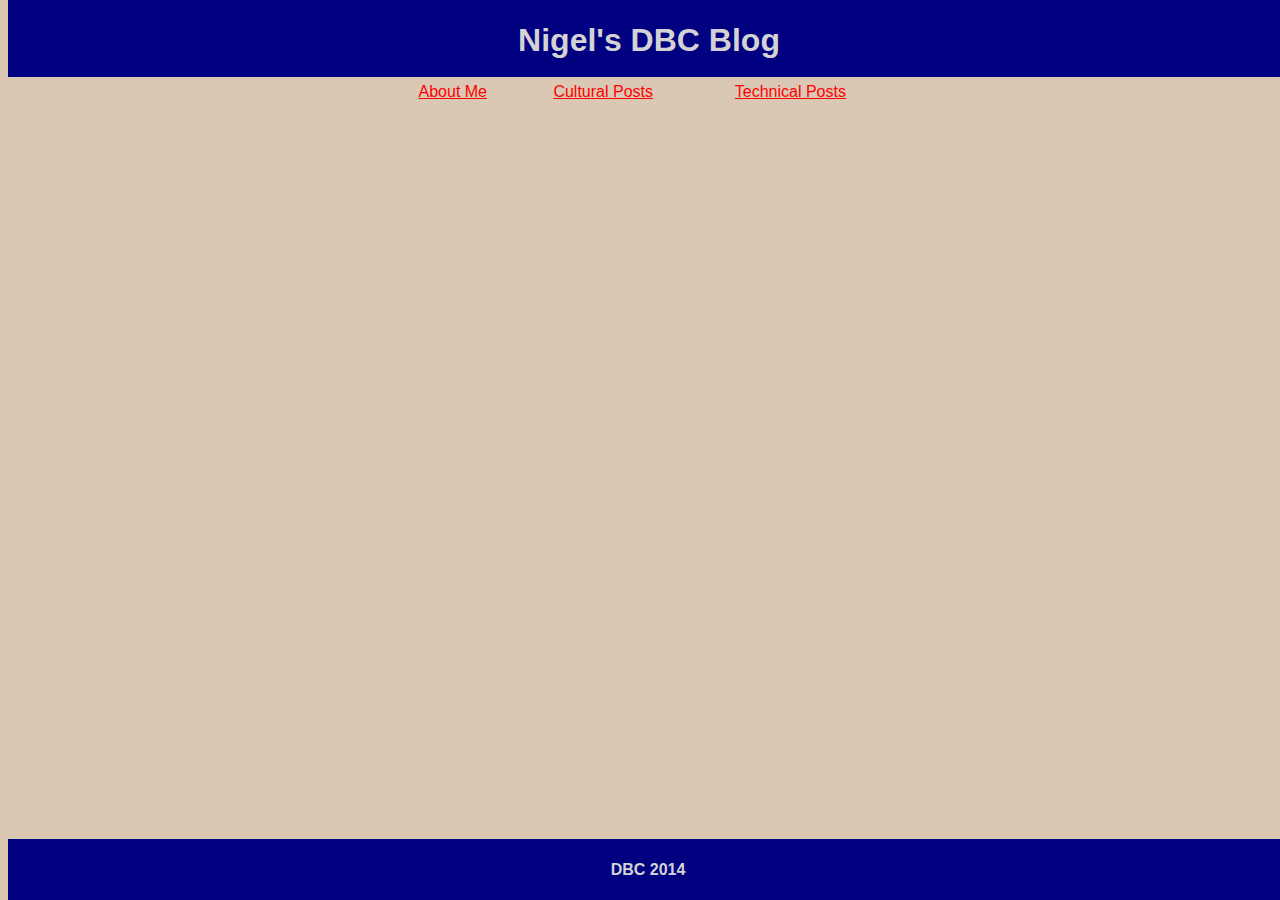
<file: index.html>
<!DOCTYPE html>
<html lang="en">
	<head>
	<link rel="stylesheet" type="text/css" href="blog_posts/blog.css">
		<meta charset="utf-8">
			<title>My DBC Blog</title>
	</head>
	<body>
		<header>
		<h1>Nigel's DBC Blog</h1>	
		</header>
		<nav>
			<table>
				<tr>
					<td><a href="blog_posts/about_me.html">About Me</a></td>
					<td><a href="blog_posts/week1_cultural.html">Cultural Posts</a></td>
					<td><a href="blog_posts/week1_technical.html">Technical Posts</a></td>
				</tr>
			</table>
		</nav>
		<article>
			
		</article>
	</body>
		<footer>
			<h4>DBC 2014</h4>
		</footer>
</html>
</file>
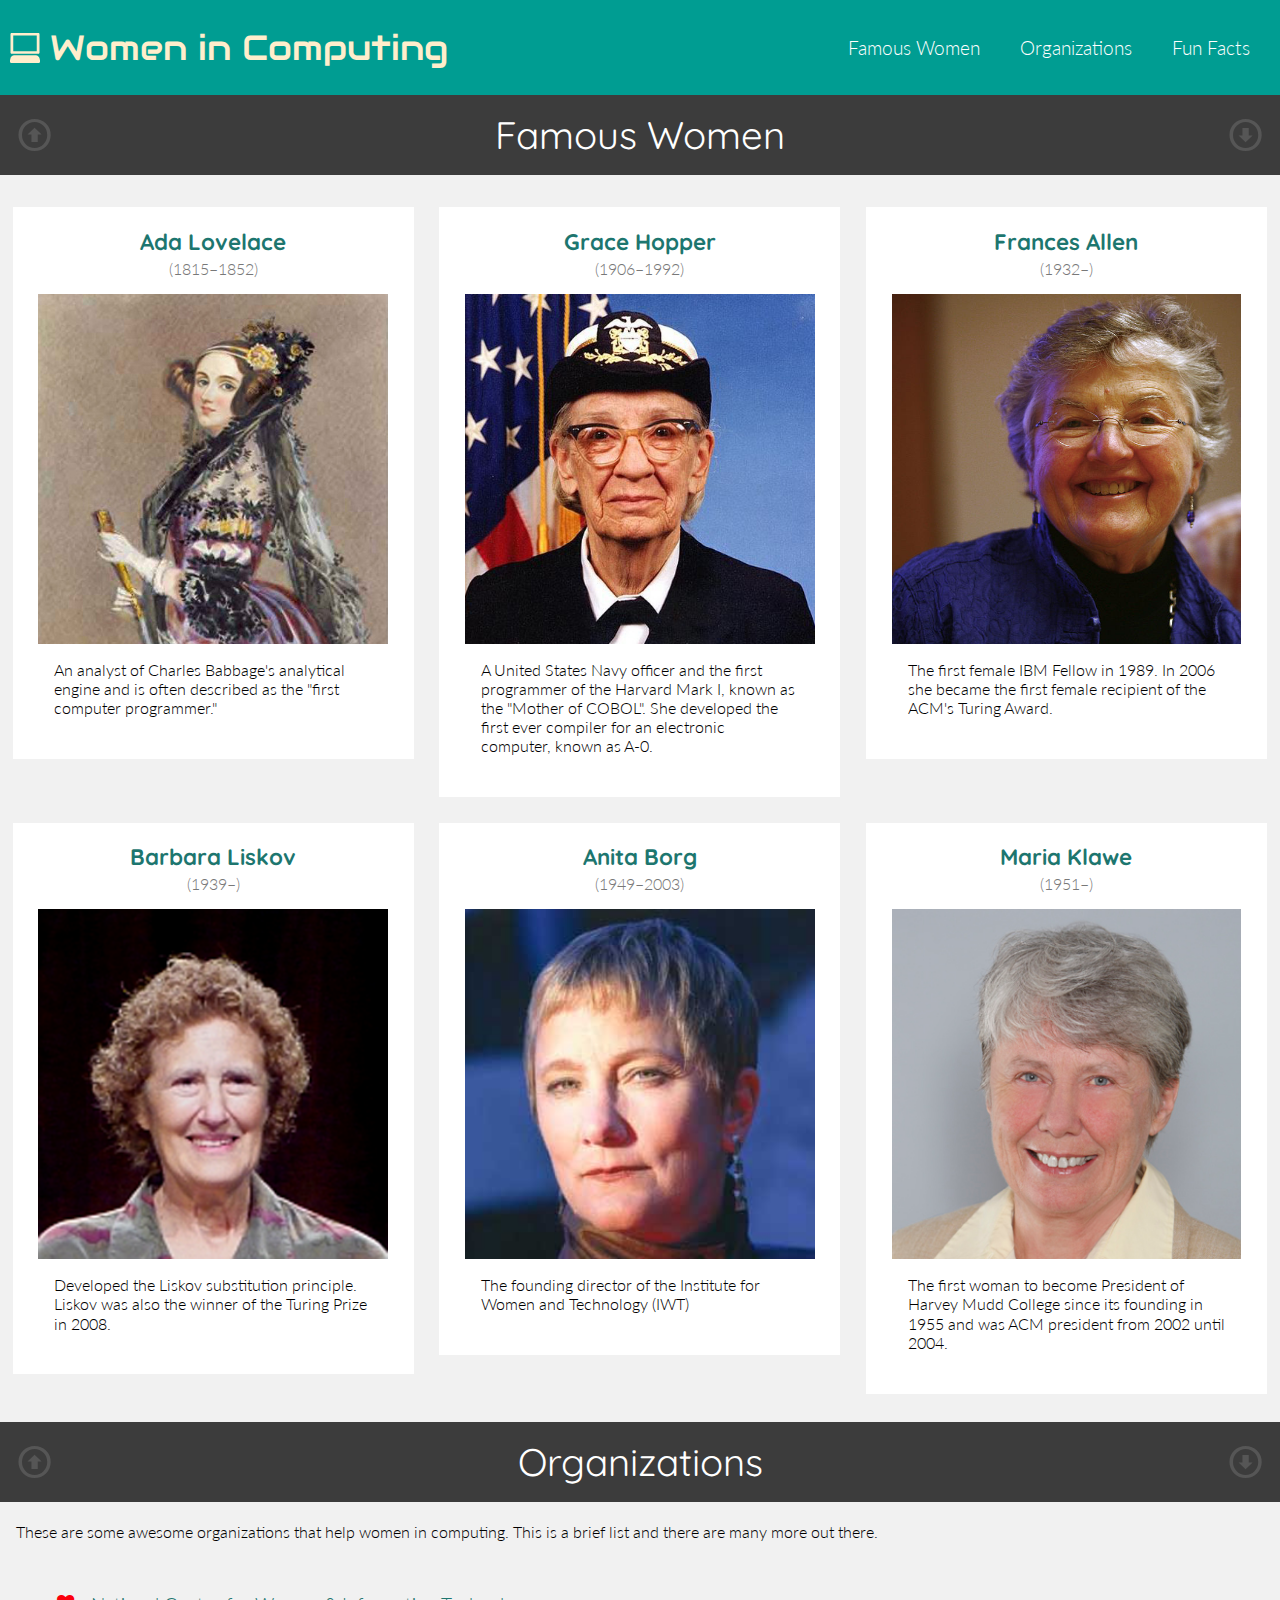
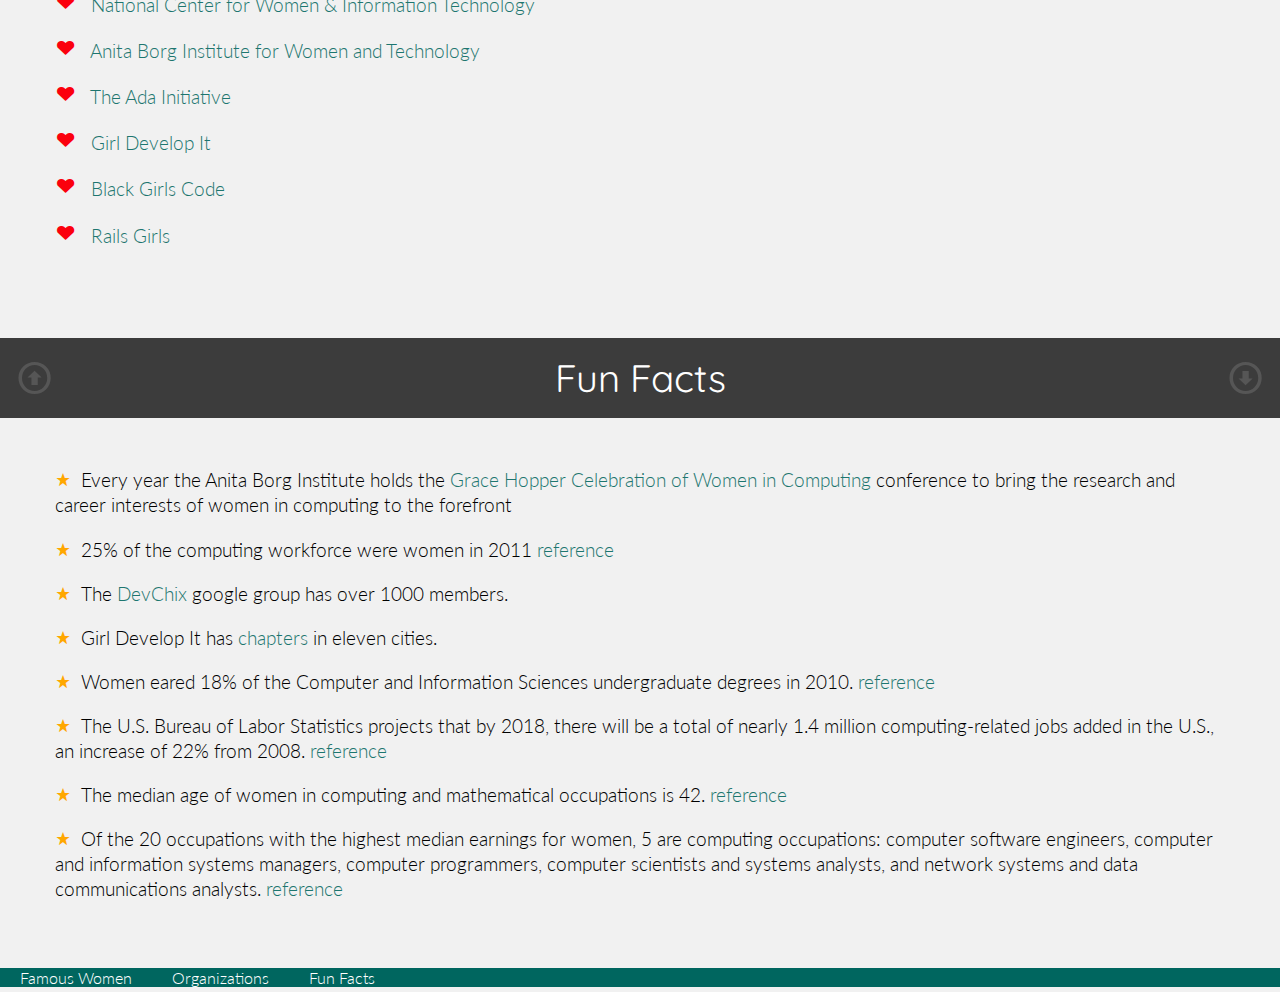
<file: unit1_projects/class1/completed/index.html>
<!DOCTYPE HTML PUBLIC "-//W3C//DTD HTML 4.01//EN" "http://www.w3.org/TR/html4/strict.dtd">
<html>
  <head>
    <title>Women in Computing</title>
    <meta http-equiv="Content-Type" content="text/html; charset=utf-8"/>
    <link href='http://fonts.googleapis.com/css?family=Audiowide|Quicksand:300,400,700|Lato:100,300,400,700,900,100italic,300italic,400italic,700italic,900italic' rel='stylesheet' type='text/css'/>
    <link rel="stylesheet" type="text/css" href="stylesheets/reset.css" />
    <link rel="stylesheet" type="text/css" href="stylesheets/styles.css" charset="utf-8"/>
  </head>
  <body>
    <header>
      <h1>Women in Computing</h1>
      <nav>
        <ul>
          <li>
            <a href="#famous">Famous Women</a>
          </li>
          <li>
            <a href="#organizations">Organizations</a>
          </li>
          <li>
            <a href="#facts">Fun Facts</a>
          </li>
        </ul>
      </nav>
    </header>

    <div id="main">
      <section id="famous">
        <a name="famous"></a>
        <h2>Famous Women</h2>
        <a class="jump up" href="#">&igrave;</a>
        <a class="jump down" href="#organizations">&iacute;</a>
        <div class = "wrapper">
          <article class = "woman">
            <h3>
              <a href="http://en.wikipedia.org/wiki/Ada_Lovelace">Ada Lovelace</a>
            </h3>

            <h4>(1815&ndash;1852)</h4>
            <img src="images/ada_lovelace.jpg" alt="Ada Lovelace" />
            <p>An analyst of Charles Babbage's analytical engine and is often
              described as the "first computer programmer."</p>
          </article>
          <article class = "woman">
            <h3>
              <a href="http://en.wikipedia.org/wiki/Grace_Hopper">Grace Hopper</a>
            </h3>
            <h4>(1906&ndash;1992)</h4>
            <img src="images/grace_hopper.jpg" alt ="Grace Hopper" />
            <p>A United States Navy officer and the first programmer of the
              Harvard Mark I, known as the "Mother of COBOL". She developed the
              first ever compiler for an electronic computer, known as A-0.</p>
          </article>
          <article class = "woman">
            <h3>
              <a href="http://en.wikipedia.org/wiki/Frances_E._Allen">Frances Allen</a>
            </h3>
            <h4>(1932&ndash;)</h4>
            <img src="images/frances_allen.jpg" alt="Frances Allen" />
            <p>The first female IBM Fellow in 1989. In 2006 she became the first
              female recipient of the ACM's Turing Award.</p>
          </article>
          <article class="break woman">
            <h3>
              <a href="http://en.wikipedia.org/wiki/Barbara_Liskov">Barbara Liskov</a>
            </h3>
            <h4>(1939&ndash;)</h4>
            <img src="images/barbara_liskov.png" alt="Barbara Liskov" />
            <p>Developed the Liskov substitution principle. Liskov was also the
              winner of the Turing Prize in 2008.</p>
          </article>
          <article class = "woman">
            <h3>
              <a href="http://en.wikipedia.org/wiki/Anita_Borg">Anita Borg</a>
            </h3>
            <h4>(1949&ndash;2003)</h4>
            <img src="images/anita_borg.jpg" alt="Anita Borg" />
            <p>The founding director of the Institute for Women and Technology
              (IWT)</p>
          </article>
          <article class = "woman">
            <h3>
              <a href="http://en.wikipedia.org/wiki/Maria_Klawe">Maria Klawe</a>
            </h3>
            <h4>(1951&ndash;)</h4>
            <img src="images/maria_klawe.jpg" alt="Maria Klawe" />
            <p>The first woman to become President of Harvey Mudd College since
              its founding in 1955 and was ACM president from 2002 until 2004.</p>
          </article>
        </div>
      </section>

      <section id="organizations">
        <a name="organizations"></a>
        <h2>Organizations</h2>
        <a class="jump up" href="#famous">&igrave;</a>
        <a class="jump down" href="#facts">&iacute;</a>
        <div class = "wrapper">
          <p>These are some awesome organizations that help women in computing.
            This is a brief list and there are many more out there.</p>

          <ul>
            <li>
              <a href="http://www.ncwit.org/">National Center for Women & Information Technology</a>
              <img src="images/logos/ncwit.png" alt="National Center for Women & Information Technology logo" />
            </li>
            <li>
              <a href="http://anitaborg.org/">Anita Borg Institute for Women and Technology</a>
              <img src="images/logos/anitaborg.gif" alt="Anita Borg Institute for Women and Technology logo" />
            </li>
            <li>
              <a href="http://adainitiative.org/">The Ada Initiative</a>
              <img src="images/logos/adainitiative.png" alt="The Ada Initiative logo" />
            </li>
            <li>
              <a href="http://girldevelopit.com/">Girl Develop It</a>
              <img src="images/logos/gdi.png" alt="Girl Develop It logo" />
            </li>
            <li>
              <a href="http://www.blackgirlscode.com/">Black Girls Code</a>
              <img src="images/logos/blackgirlscode.jpg" alt="Black Girls Code logo" />
            </li>
            <li>
              <a href="http://railsgirls.com/">Rails Girls</a>
              <img src="images/logos/railsgirls.png" alt="Rails Girls logo" />
            </li>
          </ul>
        </div>
      </section>

      <section id="facts">
        <a name="facts"></a>
        <h2>Fun Facts</h2>
        <a class="jump up" href="#organizations">&igrave;</a>
        <a class="jump down" href="#bottom">&iacute;</a>
        <div class = "wrapper">
          <ul>
            <li>Every year the Anita Borg Institute holds the
              <a href="http://anitaborg.org/initiatives/ghc/">Grace Hopper
              Celebration of Women in Computing</a> conference to bring the
              research and career interests of women in computing to the
              forefront</li>
            <li>25% of the computing workforce were women in 2011
              <a href="http://www.bls.gov/cps/cpsaat11.htm">reference</a></li>
            <li>The <a href="https://twitter.com/DevChix">DevChix</a> google group has over 1000 members.</li>
            <li>Girl Develop It has <a href="http://girldevelopit.com/chapters">chapters</a> in eleven cities.</li>
            <li>Women eared 18% of the Computer and Information Sciences
              undergraduate degrees in 2010. <a href="http://www.ncwit.org/sites/default/files/resources/2012bythenumbers_web.pdf">
              reference</a></li>
            <li>The U.S. Bureau of Labor Statistics projects that by 2018, there
              will be a total of nearly 1.4 million computing-related jobs added
              in the U.S., an increase of 22% from 2008.
              <a href="http://www.ncwit.org/sites/default/files/resources/scorecard2010_printversion_web.pdf">reference</a></li>
            <li>The median age of women in computing and mathematical occupations
              is 42. <a href="http://www.ncwit.org/blog/did-you-know-demographics-technical-women">reference</a></li>
            <li>Of the 20 occupations with the highest median earnings for women,
              5 are computing occupations: computer software engineers, computer
              and information systems managers, computer programmers, computer
              scientists and systems analysts, and network systems and data
              communications analysts. <a href="http://www.ncwit.org/blog/did-you-know-demographics-technical-women">reference</a></li>
          </ul>
        </div>
      </section>
    </div>

    <footer>
      <nav>
        <ul>
          <li>
            <a href="#famous">Famous Women</a>
          </li>
          <li>
            <a href="#organizations">Organizations</a>
          </li>
          <li>
            <a href="#facts">Fun Facts</a>
          </li>
        </ul>
      </nav>
    </footer>
    <a name="bottom"></a>
  </body>
</html>
</file>
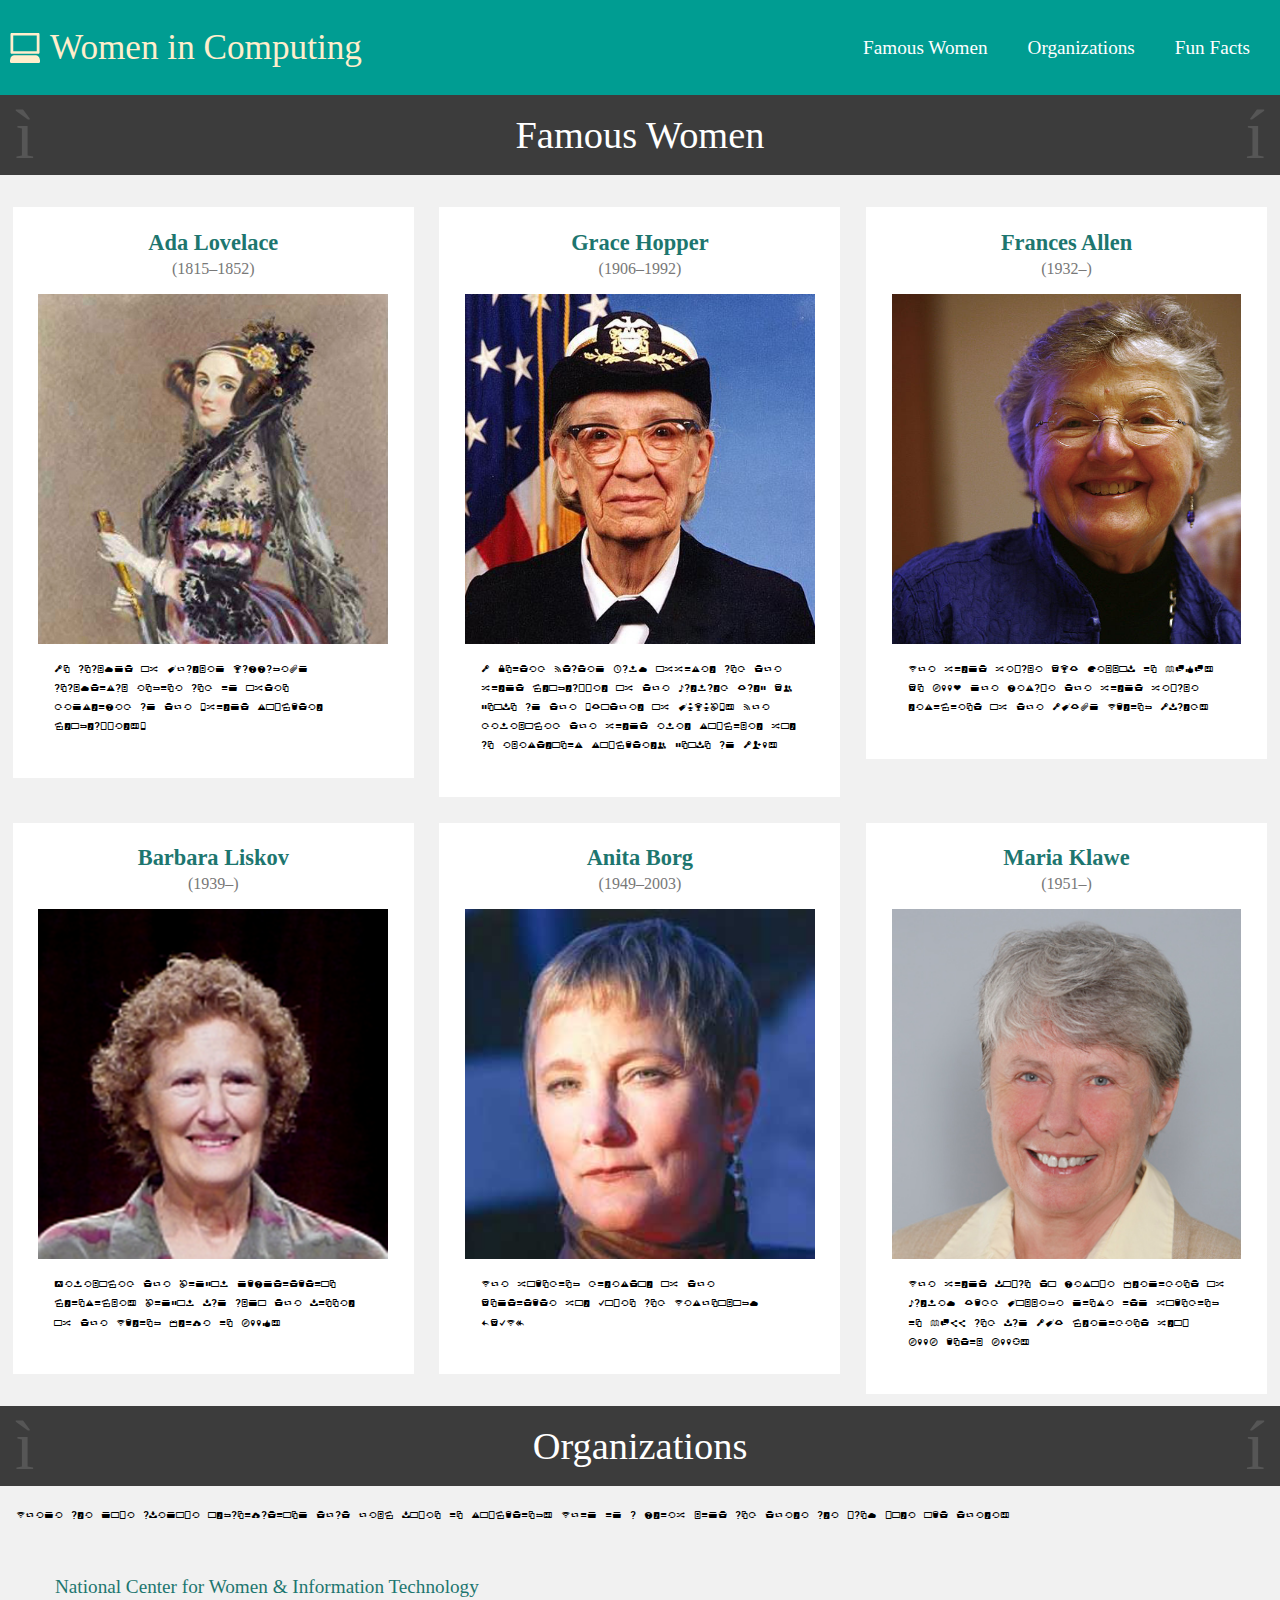
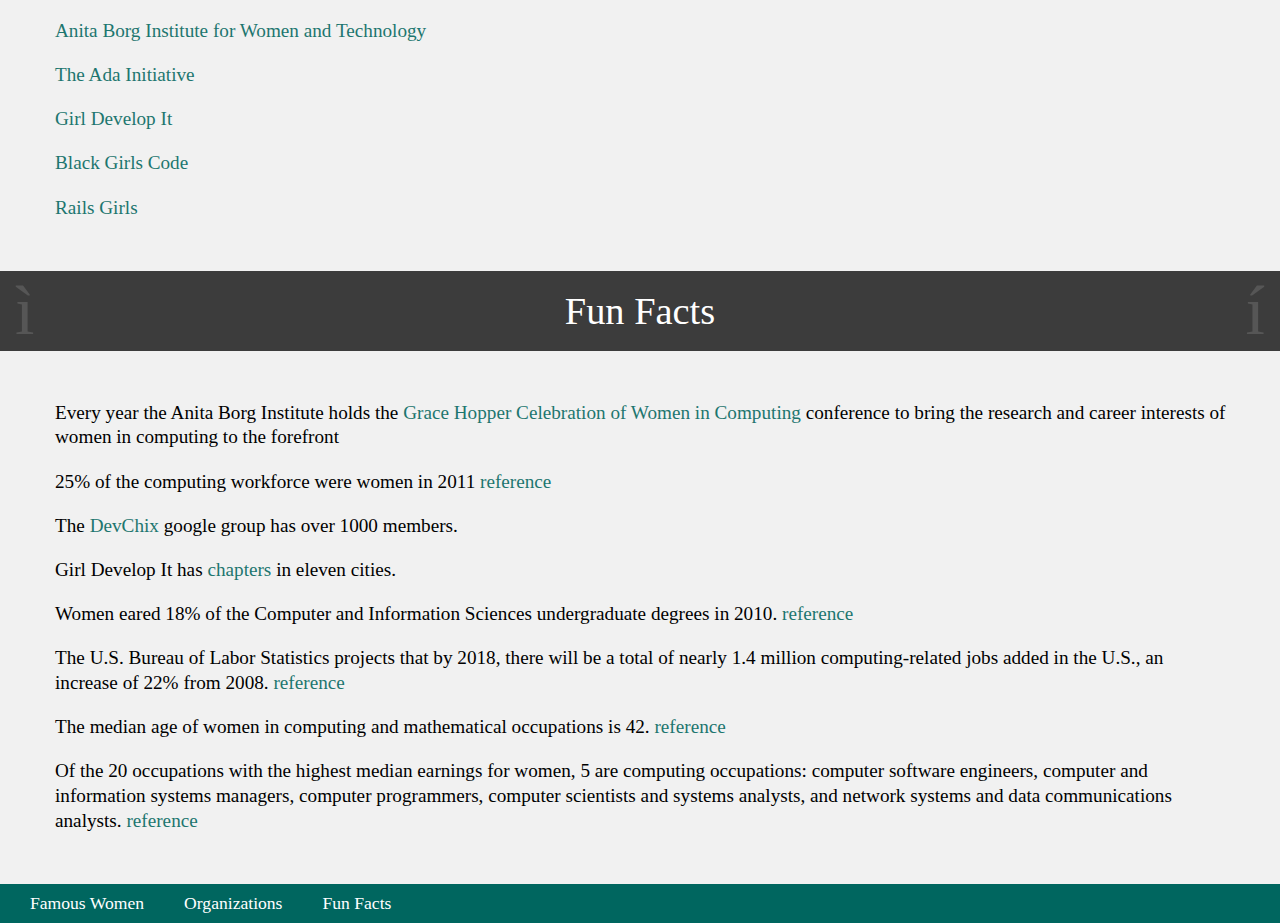
<file: unit1_projects/class1/practice/index.html>
<!DOCTYPE HTML PUBLIC "-//W3C//DTD HTML 4.01//EN" "http://www.w3.org/TR/html4/strict.dtd">
<html>
  <head>
    <title>Women in Computing</title>
    <meta http-equiv="Content-Type" content="text/html; charset=utf-8"/>
    <link rel="stylesheet" type="text/css" href="stylesheets/reset.css" charset="utf-8"/>
    <link rel="stylesheet" type="text/css" href="stylesheets/styles.css" charset="utf-8"/>
    <meta name="viewport" content="width=device-width, minimum-scale=1.0, maximum-scale=1.0">
    
  <body>
      <div id="header">
        <h1>Women in Computing</h1>
        <div class="nav">
          <ul>
            <li>
              <a href="#famous">Famous Women</a>
            </li>
            <li>
              <a href="#organizations">Organizations</a>
            </li>
            <li>
              <a href="#facts">Fun Facts</a>
            </li>
          </ul>
        </div>
      </div>

      <div id="main">
        <div id="famous">
          <a name="famous"></a>
          <h2>Famous Women</h2>
          <a class="jump up" href="#">&igrave;</a>
          <a class="jump down" href="#organizations">&iacute;</a>
          <div class ="wrapper">
            <div class = "woman">
              <h3>
                <a href="http://en.wikipedia.org/wiki/Ada_Lovelace">Ada Lovelace</a>
              </h3>

              <h4>(1815&ndash;1852)</h4>
              <img src="images/ada_lovelace.jpg" alt="Ada Lovelace" />
              <p>An analyst of Charles Babbage's analytical engine and is often
                described as the "first computer programmer."</p>
            </div>
            <div class = "woman">
              <h3>
                <a href="http://en.wikipedia.org/wiki/Grace_Hopper">Grace Hopper</a>
              </h3>
              <h4>(1906&ndash;1992)</h4>
              <img src="images/grace_hopper.jpg" alt ="Grace Hopper" />
              <p>A United States Navy officer and the first programmer of the
                Harvard Mark I, known as the "Mother of COBOL". She developed the
                first ever compiler for an electronic computer, known as A-0.</p>
            </div>
            <div class = "woman">
              <h3>
                <a href="http://en.wikipedia.org/wiki/Frances_E._Allen">Frances Allen</a>
              </h3>
              <h4>(1932&ndash;)</h4>
              <img src="images/frances_allen.jpg" alt="Frances Allen" />
              <p>The first female IBM Fellow in 1989. In 2006 she became the first
                female recipient of the ACM's Turing Award.</p>
            </div>
            <div class="break woman">
              <h3>
                <a href="http://en.wikipedia.org/wiki/Barbara_Liskov">Barbara Liskov</a>
              </h3>
              <h4>(1939&ndash;)</h4>
              <img src="images/barbara_liskov.png" alt="Barbara Liskov" />
              <p>Developed the Liskov substitution principle. Liskov was also the
                winner of the Turing Prize in 2008.</p>
            </div>
            <div class = "woman">
              <h3>
                <a href="http://en.wikipedia.org/wiki/Anita_Borg">Anita Borg</a>
              </h3>
              <h4>(1949&ndash;2003)</h4>
              <img src="images/anita_borg.jpg" alt="Anita Borg" />
              <p>The founding director of the Institute for Women and Technology
                (IWT)</p>
            </div>
            <div class = "woman">
              <h3>
                <a href="http://en.wikipedia.org/wiki/Maria_Klawe">Maria Klawe</a>
              </h3>
              <h4>(1951&ndash;)</h4>
              <img src="images/maria_klawe.jpg" alt="Maria Klawe" />
              <p>The first woman to become President of Harvey Mudd College since
                its founding in 1955 and was ACM president from 2002 until 2004.</p>
            </div>
          </div>
        </div>

        <div id="organizations">
          <a name="organizations"></a>
          <h2>Organizations</h2>
          <a class="jump up" href="#famous">&igrave;</a>
          <a class="jump down" href="#facts">&iacute;</a>
          <div class = "wrapper">
            <p>These are some awesome organizations that help women in computing.
              This is a brief list and there are many more out there.</p>

            <ul>
              <li>
                <a href="http://www.ncwit.org/">National Center for Women &amp; Information Technology</a>
                <img src="images/logos/ncwit.png" alt="National Center for Women &amp; Information Technology logo" />
              </li>
              <li>
                <a href="http://anitaborg.org/">Anita Borg Institute for Women and Technology</a>
                <img src="images/logos/anitaborg.gif" alt="Anita Borg Institute for Women and Technology logo" />
              </li>
              <li>
                <a href="http://adainitiative.org/">The Ada Initiative</a>
                <img src="images/logos/adainitiative.png" alt="The Ada Initiative logo" />
              </li>
              <li>
                <a href="http://girldevelopit.com/">Girl Develop It</a>
                <img src="images/logos/gdi.png" alt="Girl Develop It logo" />
              </li>
              <li>
                <a href="http://www.blackgirlscode.com/">Black Girls Code</a>
                <img src="images/logos/blackgirlscode.jpg" alt="Black Girls Code logo" />
              </li>
              <li>
                <a href="http://railsgirls.com/">Rails Girls</a>
                <img src="images/logos/railsgirls.png" alt="Rails Girls logo" />
              </li>
            </ul>
          </div>
        </div>

        <div id="facts">
          <a name="facts"></a>
          <h2>Fun Facts</h2>
          <a class="jump up" href="#organizations">&igrave;</a>
          <a class="jump down" href="#bottom">&iacute;</a>
          <div class = "wrapper">
            <ul>
              <li>Every year the Anita Borg Institute holds the
                <a href="http://anitaborg.org/initiatives/ghc/">Grace Hopper
                Celebration of Women in Computing</a> conference to bring the
                research and career interests of women in computing to the
                forefront</li>
              <li>25% of the computing workforce were women in 2011
                <a href="http://www.bls.gov/cps/cpsaat11.htm">reference</a></li>
              <li>The <a href="https://twitter.com/DevChix">DevChix</a> google group has over 1000 members.</li>
              <li>Girl Develop It has <a href="http://girldevelopit.com/chapters">chapters</a> in eleven cities.</li>
              <li>Women eared 18% of the Computer and Information Sciences
                undergraduate degrees in 2010. <a href="http://www.ncwit.org/sites/default/files/resources/2012bythenumbers_web.pdf">
                reference</a></li>
              <li>The U.S. Bureau of Labor Statistics projects that by 2018, there
                will be a total of nearly 1.4 million computing-related jobs added
                in the U.S., an increase of 22% from 2008.
                <a href="http://www.ncwit.org/sites/default/files/resources/scorecard2010_printversion_web.pdf">reference</a></li>
              <li>The median age of women in computing and mathematical occupations
                is 42. <a href="http://www.ncwit.org/blog/did-you-know-demographics-technical-women">reference</a></li>
              <li>Of the 20 occupations with the highest median earnings for women,
                5 are computing occupations: computer software engineers, computer
                and information systems managers, computer programmers, computer
                scientists and systems analysts, and network systems and data
                communications analysts. <a href="http://www.ncwit.org/blog/did-you-know-demographics-technical-women">reference</a></li>
            </ul>
            </div>
        </div>
      </div>
      <footer>
        <div class="nav">
          <ul>
            <li>
              <a href="#">Famous Women</a>
            </li>
            <li>
              <a href="#">Organizations</a>
            </li>
            <li>
              <a href="#">Fun Facts</a>
            </li>
          </ul>
        </div>
      </footer>
      <a name="bottom"></a>
  </body>
</html>
</file>
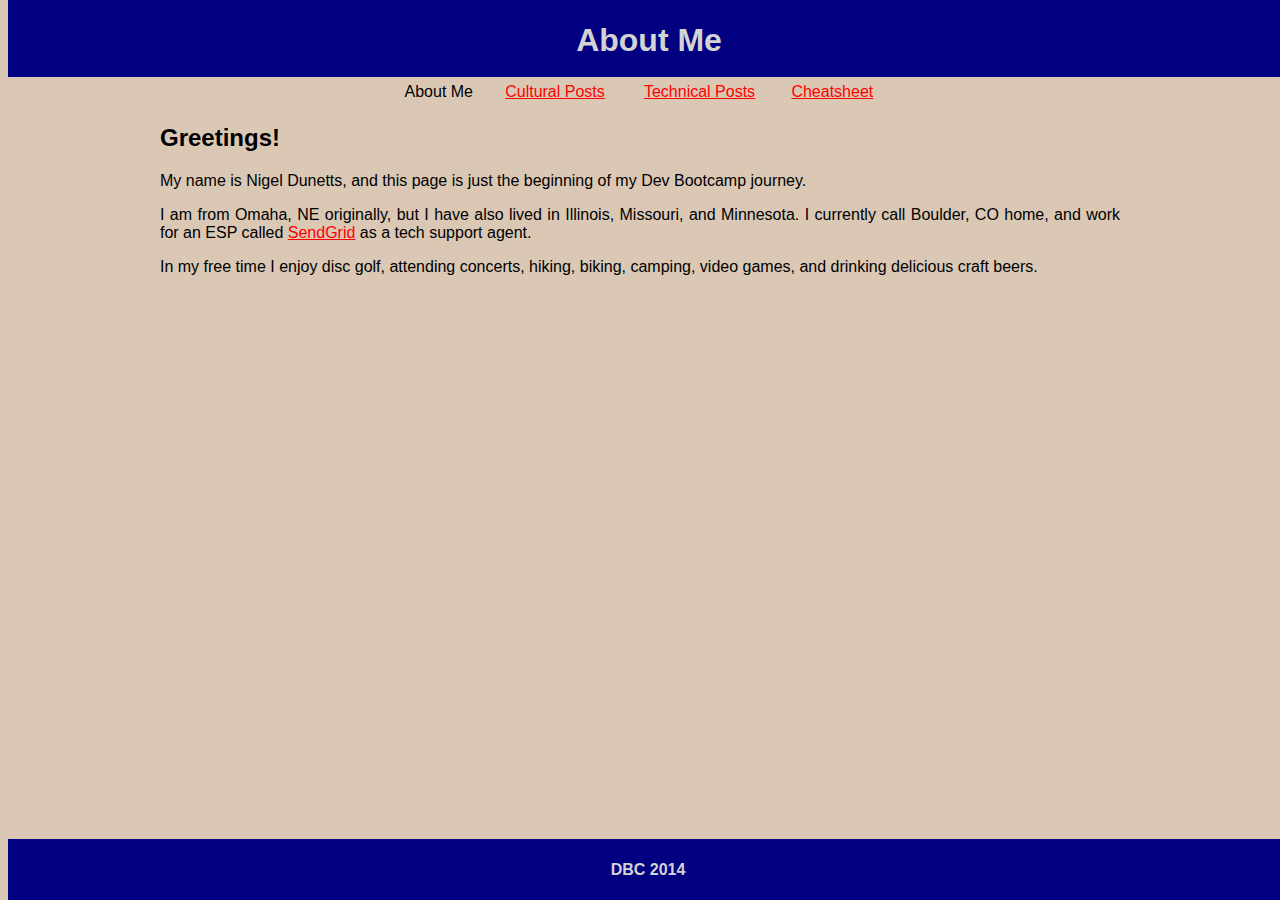
<file: blog_posts/about_me.html>
<!DOCTYPE html>
<html lang="en">
	<head>
	<link rel="stylesheet" type="text/css" href="blog.css">
		<meta charset="utf-8">
			<title>About Me</title>
	</head>
	<body>
		<header>
		<h1>About Me</h1>	
		</header>
		<nav>
			<table>
				<tr>
					<td>About Me</td>
					<td><a href="week1_cultural.html">Cultural Posts</a></td>
					<td><a href="week1_technical.html">Technical Posts</a></td>
					<td><a href="cheatsheet.html">Cheatsheet</a></td>
				</tr>
			</table>
		</nav>
		<article>
			<h2>Greetings!</h2>
			<p>My name is Nigel Dunetts, and this page is just the beginning of my Dev Bootcamp journey.</p>
			<p>I am from Omaha, NE originally, but I have also lived in Illinois, Missouri, and Minnesota. I currently call Boulder, CO home, and work for an ESP called <a href="http://sendgrid.com/">SendGrid</a> as a tech support agent.</p>
			<p>In my free time I enjoy disc golf, attending concerts, hiking, biking, camping, video games, and drinking delicious craft beers.</p>	
		</article>
	</body>
		<footer>
			<h4>DBC 2014</h4>
		</footer>
</html>
</file>
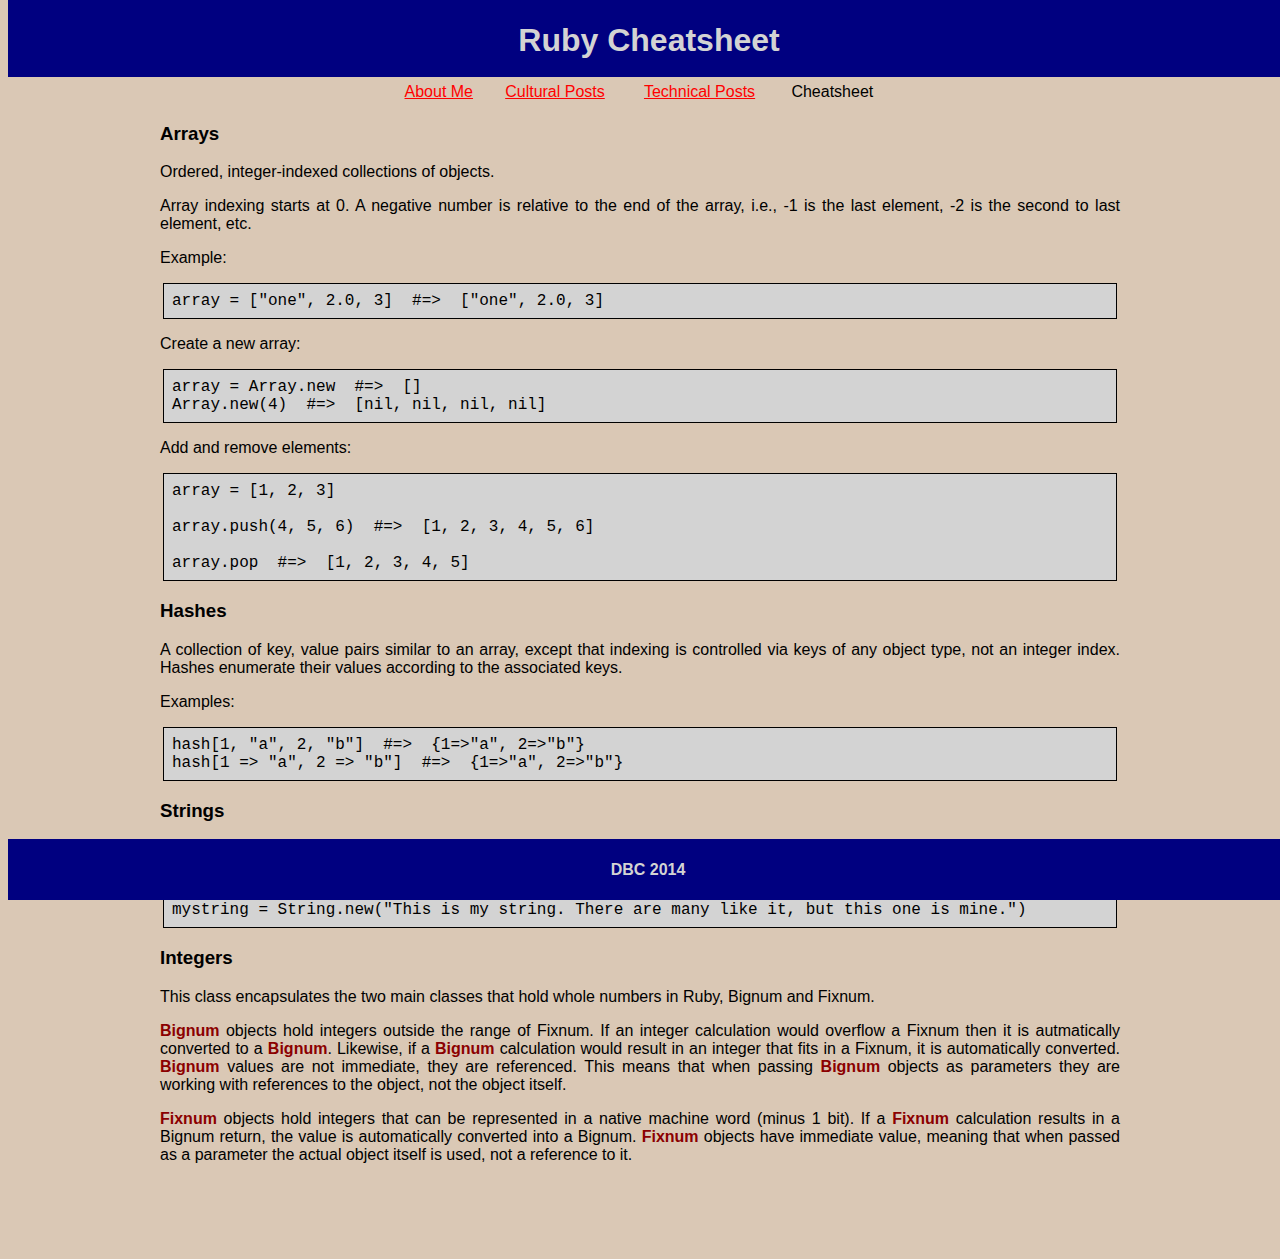
<file: blog_posts/cheatsheet.html>
<!DOCTYPE html>
<html lang="en">
	<head>
	<link rel="stylesheet" type="text/css" href="blog.css">
		<meta charset="utf-8">
			<title>Cheatsheet</title>
	</head>
	<body>
		<header>
		<h1>Ruby Cheatsheet</h1>	
		</header>
		<nav>
			<table>
				<tr>
					<td><a href="about_me.html">About Me</a></td>
					<td><a href="week1_cultural.html">Cultural Posts</a></td>
					<td><a href="week1_technical.html">Technical Posts</a></td>
					<td>Cheatsheet</td>
				</tr>
			</table>
		</nav>
		<article>
				<h3>Arrays</h3>
					<p>Ordered, integer-indexed collections of objects.</p>
					<p>Array indexing starts at 0. A negative number is relative to the end of the array, i.e., -1 is the last element, -2 is the second to last element, etc.</p>
					<p>Example:</p>
<pre class="code">
array = ["one", 2.0, 3]  #=>  ["one", 2.0, 3]
</pre>
					<p>Create a new array:</p>
<pre class="code">
array = Array.new  #=>  []
Array.new(4)  #=>  [nil, nil, nil, nil]
</pre>
					<p>Add and remove elements:</p>
<pre class="code">
array = [1, 2, 3]

array.push(4, 5, 6)  #=>  [1, 2, 3, 4, 5, 6]

array.pop  #=>  [1, 2, 3, 4, 5]
</pre>
				<h3>Hashes</h3>
					<p>A collection of key, value pairs similar to an array, except that indexing is controlled via keys of any object type, not an integer index. Hashes enumerate their values according to the associated keys.</p>
					<p>Examples:</p>
<pre class="code">
hash[1, "a", 2, "b"]  #=>  {1=>"a", 2=>"b"}
hash[1 => "a", 2 => "b"]  #=>  {1=>"a", 2=>"b"}
</pre>
				<h3>Strings</h3>
					<p>String objects hold and manipulate a sequence of bytes, generally represented by characters. There are also many different <a href="http://www.ruby-doc.org/core-2.1.2/String.html#method-i-25">built-in</a> <a href="http://www.tutorialspoint.com/ruby/ruby_strings.htm">methods</a> available to modify a string object in Ruby.</p>
<pre class="code">
mystring = String.new("This is my string. There are many like it, but this one is mine.")
</pre>
				<h3>Integers</h3>
					<p>This class encapsulates the two main classes that hold whole numbers in Ruby, Bignum and Fixnum.</p>
					<p><strong>Bignum</strong> objects hold integers outside the range of Fixnum. If an integer calculation would overflow a Fixnum then it is autmatically converted to a <strong>Bignum</strong>. Likewise, if a <strong>Bignum</strong> calculation would result in an integer that fits in a Fixnum, it is automatically converted. <strong>Bignum</strong> values are not immediate, they are referenced. This means that when passing <strong>Bignum</strong> objects as parameters they are working with references to the object, not the object itself.</p>
					<p><strong>Fixnum</strong> objects hold integers that can be represented in a native machine word (minus 1 bit). If a <strong>Fixnum</strong> calculation results in a Bignum return, the value is automatically converted into a Bignum. <strong>Fixnum</strong> objects have immediate value, meaning that when passed as a parameter the actual object itself is used, not a reference to it.</p>
		</article>
	</body>
		<footer>
			<h4>DBC 2014</h4>
		</footer>
</html>
</file>
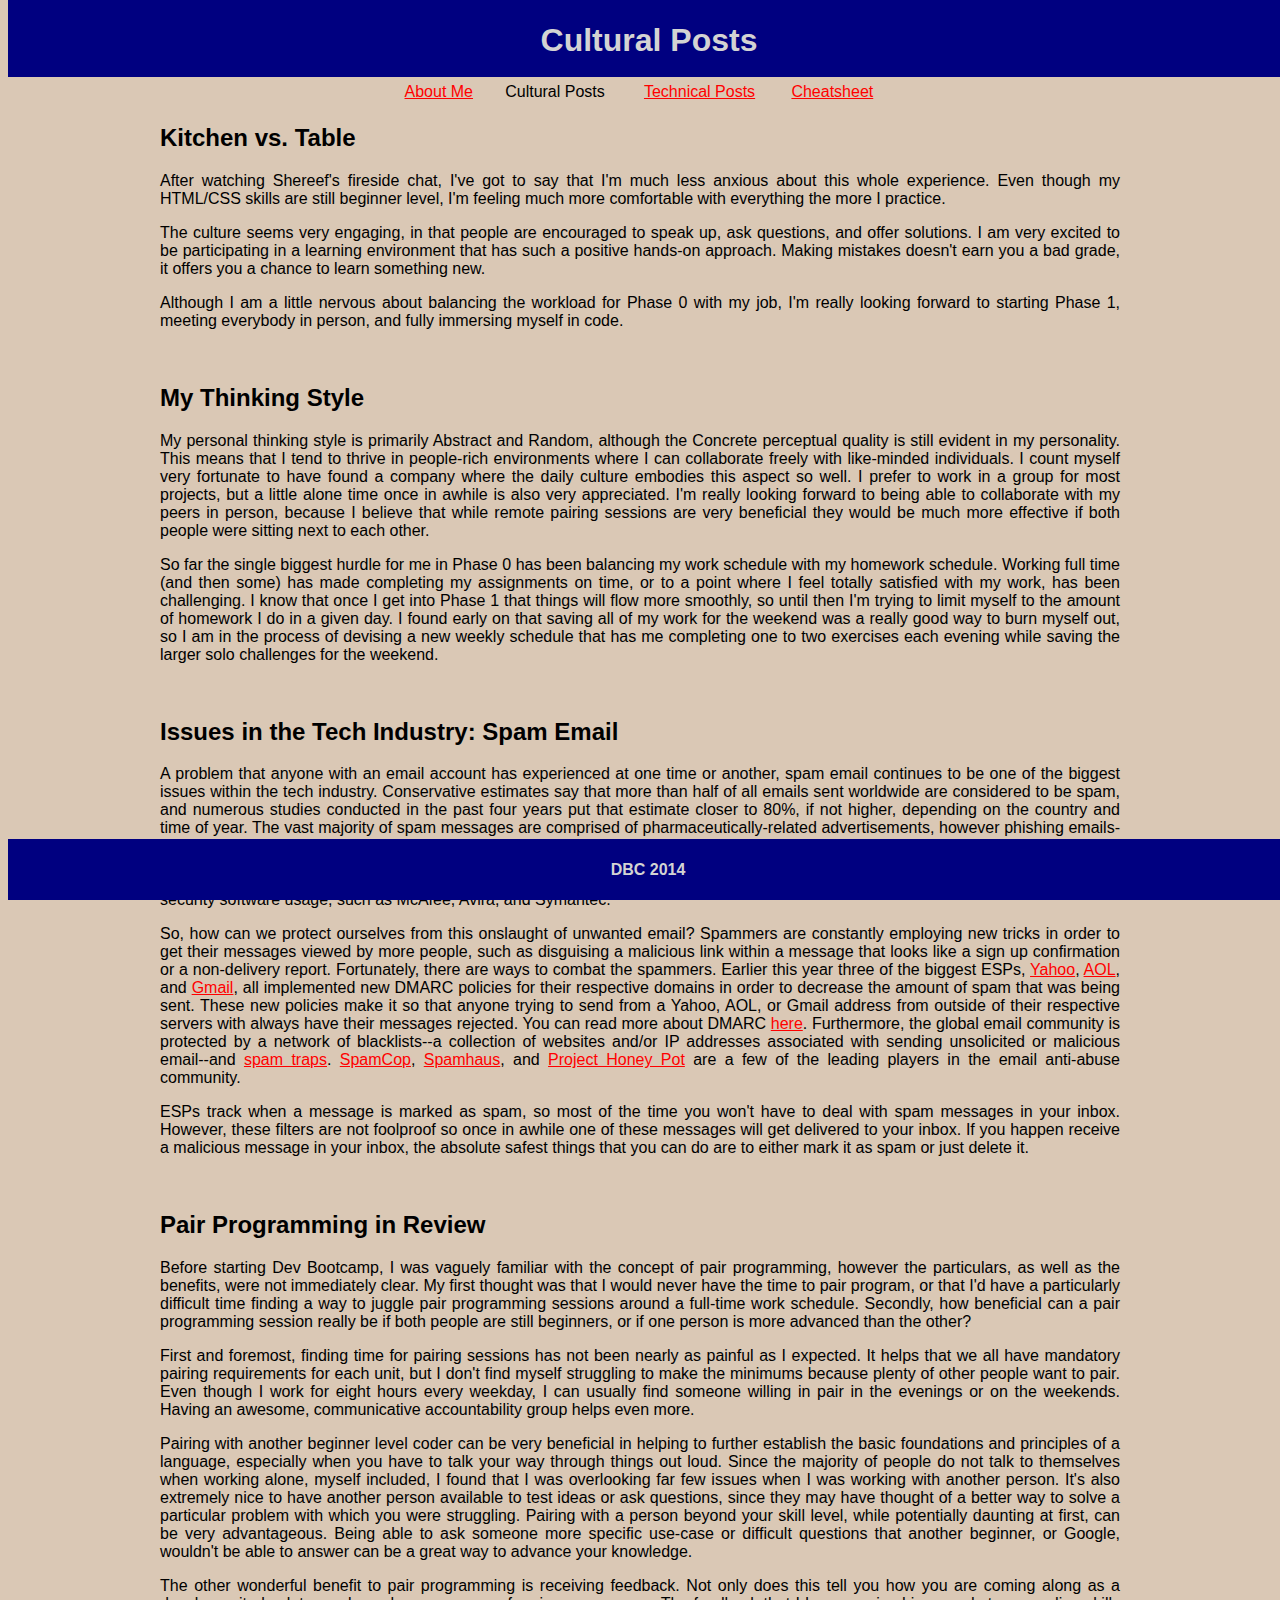
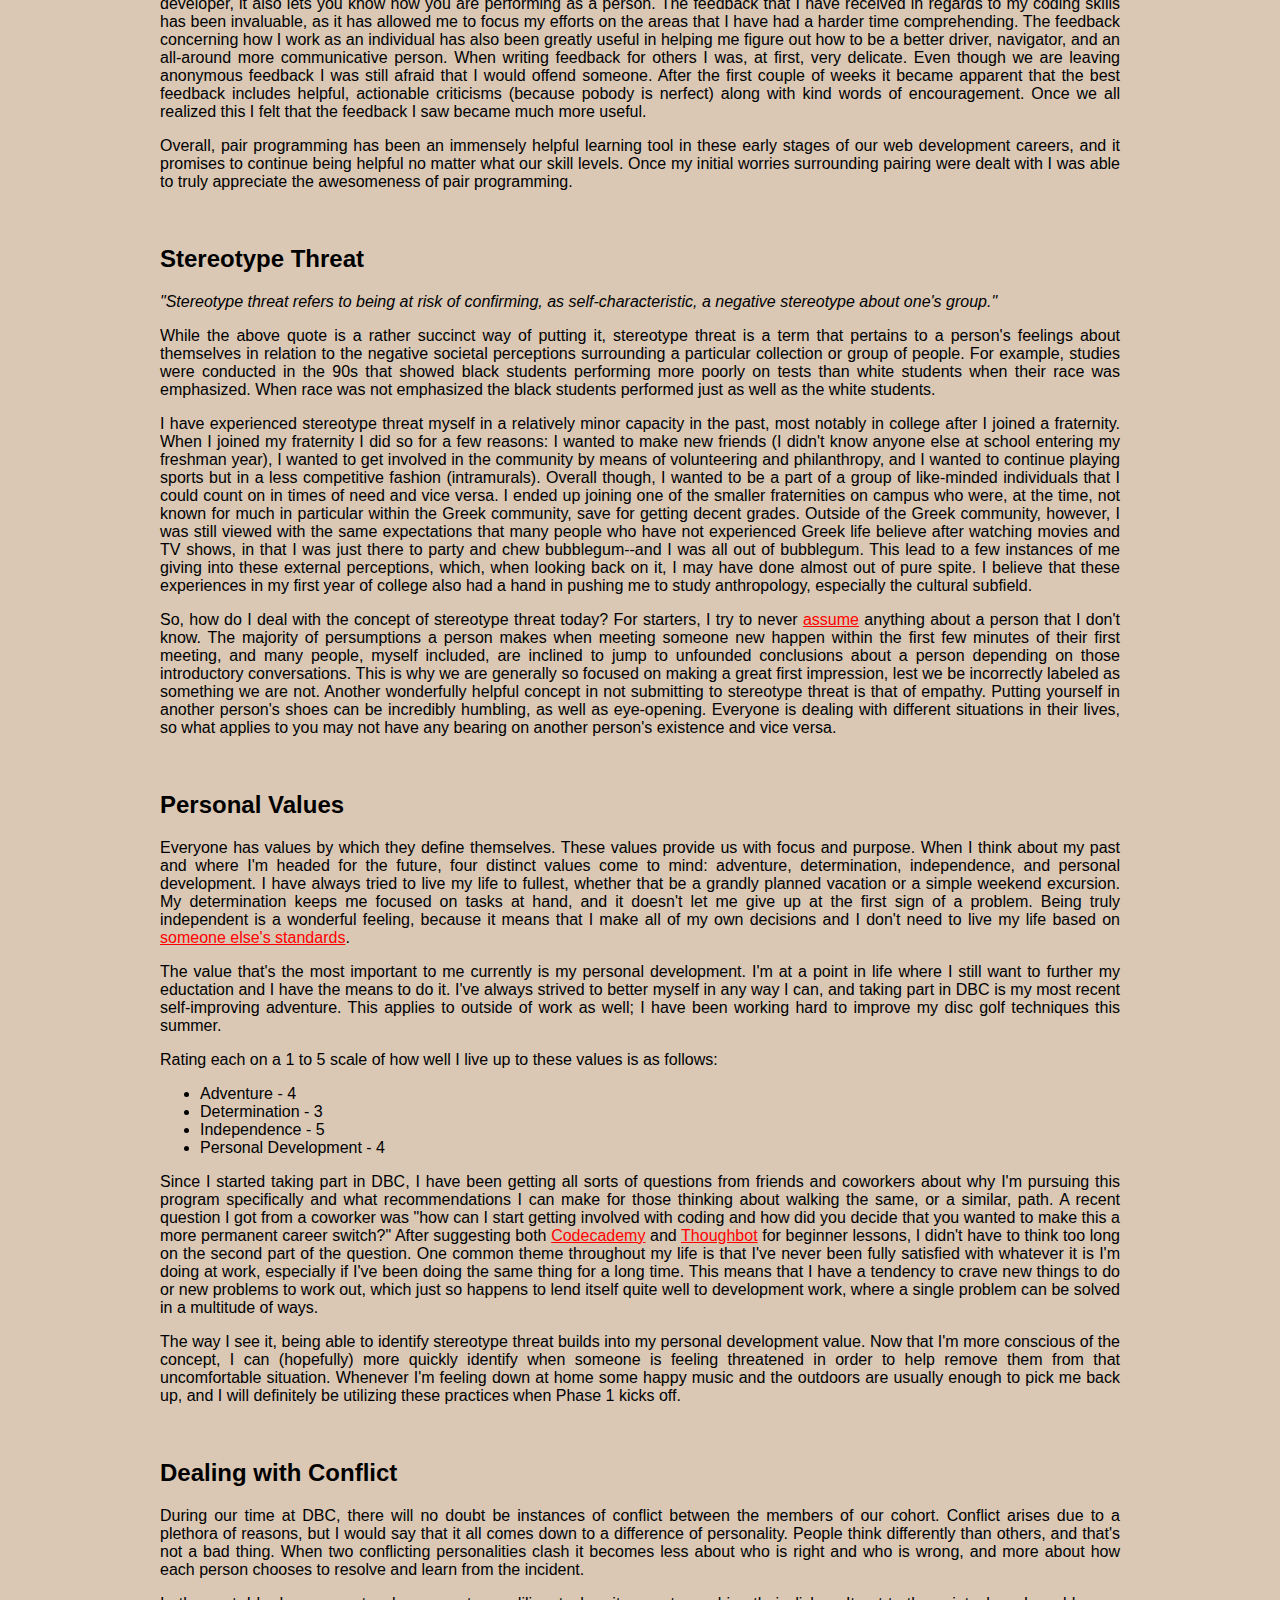
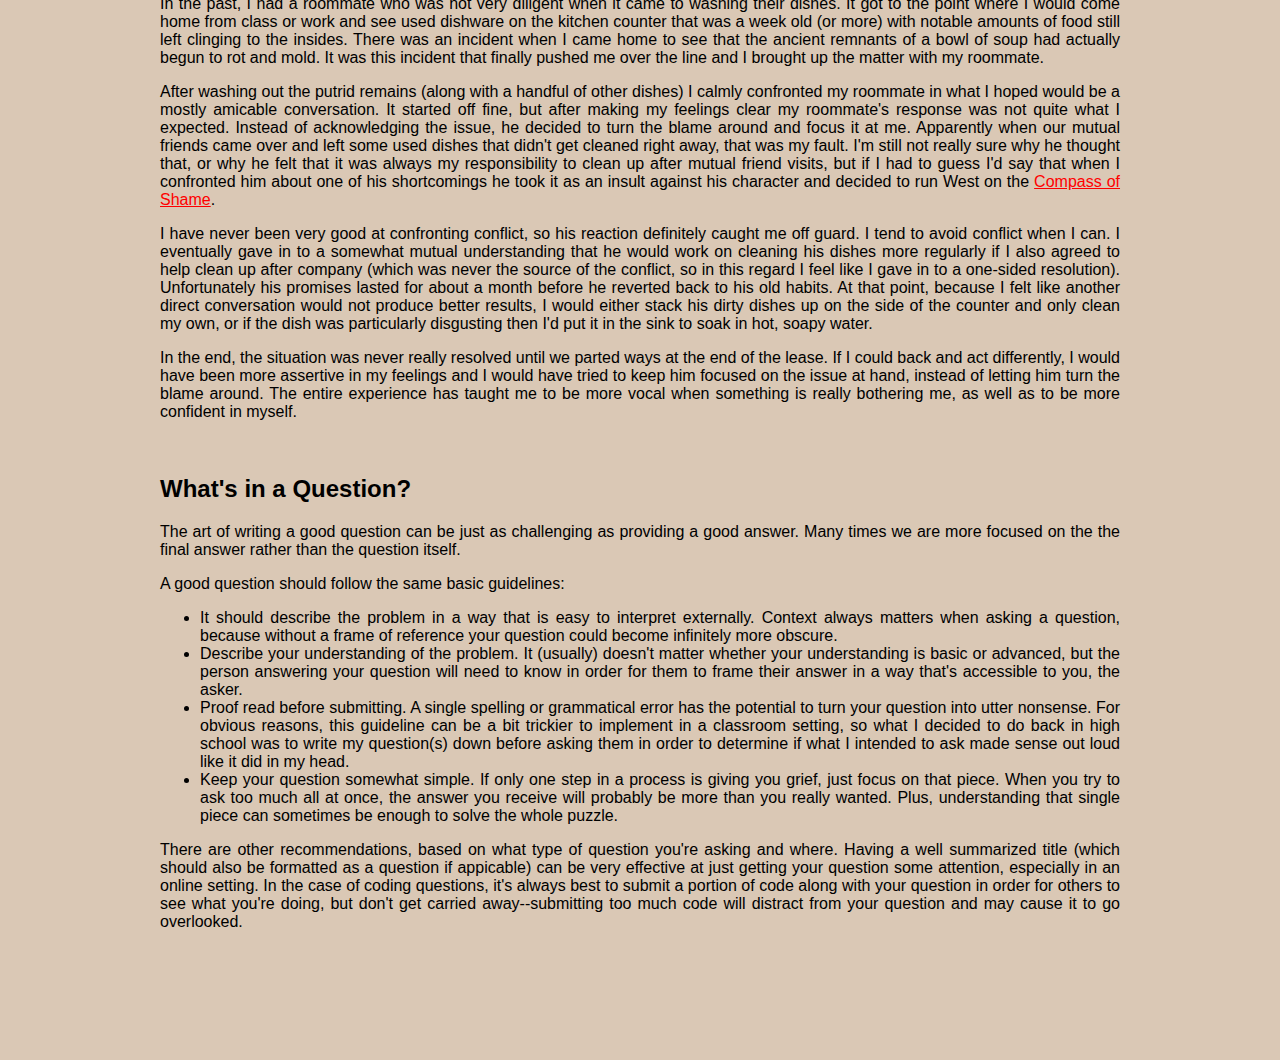
<file: blog_posts/week1_cultural.html>
<!DOCTYPE html>
<html lang="en">
	<head>
	<link rel="stylesheet" type="text/css" href="blog.css">
		<meta charset="utf-8">
			<title>Cultural Posts</title>
	</head>
	<body>
		<header>
		<h1>Cultural Posts</h1>	
		</header>
		<nav>
			<table>
				<tr>
					<td><a href="about_me.html">About Me</a></td>
					<td>Cultural Posts</td>
					<td><a href="week1_technical.html">Technical Posts</a></td>
					<td><a href="cheatsheet.html">Cheatsheet</a></td>
				</tr>
			</table>
		</nav>
		<article>
			<h2>Kitchen vs. Table</h2>
					<p>After watching Shereef's fireside chat, I've got to say that I'm much less anxious about this whole experience. Even though my HTML/CSS skills are still beginner level, I'm feeling much more comfortable with everything the more I practice.</p>
					<p>The culture seems very engaging, in that people are encouraged to speak up, ask questions, and offer solutions. I am very excited to be participating in a learning environment that has such a positive hands-on approach. Making mistakes doesn't earn you a bad grade, it offers you a chance to learn something new.</p>
					<p>Although I am a little nervous about balancing the workload for Phase 0 with my job, I'm really looking forward to starting Phase 1, meeting everybody in person, and fully immersing myself in code.</p>
				<br>
			<h2 id="cweek2">My Thinking Style</h2>
					<p>My personal thinking style is primarily Abstract and Random, although the Concrete perceptual quality is still evident in my personality. This means that I tend to thrive in people-rich environments where I can collaborate freely with like-minded individuals. I count myself very fortunate to have found a company where the daily culture embodies this aspect so well. I prefer to work in a group for most projects, but a little alone time once in awhile is also very appreciated. I'm really looking forward to being able to collaborate with my peers in person, because I believe that while remote pairing sessions are very beneficial they would be much more effective if both people were sitting next to each other.</p>
					<p>So far the single biggest hurdle for me in Phase 0 has been balancing my work schedule with my homework schedule. Working full time (and then some) has made completing my assignments on time, or to a point where I feel totally satisfied with my work, has been challenging. I know that once I get into Phase 1 that things will flow more smoothly, so until then I'm trying to limit myself to the amount of homework I do in a given day. I found early on that saving all of my work for the weekend was a really good way to burn myself out, so I am in the process of devising a new weekly schedule that has me completing one to two exercises each evening while saving the larger solo challenges for the weekend.</p>
				<br>
			<h2 id="cweek4">Issues in the Tech Industry:  Spam Email</h2>
					<p>A problem that anyone with an email account has experienced at one time or another, spam email continues to be one of the biggest issues within the tech industry. Conservative estimates say that more than half of all emails sent worldwide are considered to be spam, and numerous studies conducted in the past four years put that estimate closer to 80%, if not higher, depending on the country and time of year. The vast majority of spam messages are comprised of pharmaceutically-related advertisements, however phishing emails--messages designed to look like they are from a legitimate business in order to gather personal information--also make up a substantial portion of all spam. Messages that contain malicious attachments, such as viruses, invisible key logging scripts, or programs that allow unsavory individuals remote access to your computer, have been on a shallow decline over the past few years thanks to an increase in security software usage, such as McAfee, Avira, and Symantec.</p>
					<p>So, how can we protect ourselves from this onslaught of unwanted email? Spammers are constantly employing new tricks in order to get their messages viewed by more people, such as disguising a malicious link within a message that looks like a sign up confirmation or a non-delivery report. Fortunately, there are ways to combat the spammers. Earlier this year three of the biggest ESPs, <a href="https://help.yahoo.com/kb/postmaster/yahoo-dmarc-policy-sln24050.html?impressions=true">Yahoo</a>, <a href="http://postmaster-blog.aol.com/2014/04/22/aol-mail-updates-dmarc-policy-to-reject/">AOL</a>, and <a href="https://support.google.com/mail/answer/2451690?hl=en">Gmail</a>, all implemented new DMARC policies for their respective domains in order to decrease the amount of spam that was being sent. These new policies make it so that anyone trying to send from a Yahoo, AOL, or Gmail address from outside of their respective servers with always have their messages rejected. You can read more about DMARC <a href="http://www.dmarc.org/overview.html">here</a>. Furthermore, the global email community is protected by a network of blacklists--a collection of websites and/or IP addresses associated with sending unsolicited or malicious email--and <a href="http://en.wikipedia.org/wiki/Spamtrap">spam traps</a>. <a href="http://www.spamcop.net/bl.shtml">SpamCop</a>, <a href="http://www.spamhaus.org/sbl/">Spamhaus</a>, and <a href="http://www.projecthoneypot.org/">Project Honey Pot</a> are a few of the leading players in the email anti-abuse community.</p>
					<p>ESPs track when a message is marked as spam, so most of the time you won't have to deal with spam messages in your inbox. However, these filters are not foolproof so once in awhile one of these messages will get delivered to your inbox. If you happen receive a malicious message in your inbox, the absolute safest things that you can do are to either mark it as spam or just delete it.</p>
				<br>
			<h2 id="cweek5">Pair Programming in Review</h2>
					<p>Before starting Dev Bootcamp, I was vaguely familiar with the concept of pair programming, however the particulars, as well as the benefits, were not immediately clear. My first thought was that I would never have the time to pair program, or that I'd have a particularly difficult time finding a way to juggle pair programming sessions around a full-time work schedule. Secondly, how beneficial can a pair programming session really be if both people are still beginners, or if one person is more advanced than the other?</p>
					<p>First and foremost, finding time for pairing sessions has not been nearly as painful as I expected. It helps that we all have mandatory pairing requirements for each unit, but I don't find myself struggling to make the minimums because plenty of other people want to pair. Even though I work for eight hours every weekday, I can usually find someone willing in pair in the evenings or on the weekends. Having an awesome, communicative accountability group helps even more.</p>
					<p>Pairing with another beginner level coder can be very beneficial in helping to further establish the basic foundations and principles of a language, especially when you have to talk your way through things out loud. Since the majority of people do not talk to themselves when working alone, myself included, I found that I was overlooking far few issues when I was working with another person. It's also extremely nice to have another person available to test ideas or ask questions, since they may have thought of a better way to solve a particular problem with which you were struggling. Pairing with a person beyond your skill level, while potentially daunting at first, can be very advantageous. Being able to ask someone more specific use-case or difficult questions that another beginner, or Google, wouldn't be able to answer can be a great way to advance your knowledge.</p>
					<p>The other wonderful benefit to pair programming is receiving feedback. Not only does this tell you how you are coming along as a developer, it also lets you know how you are performing as a person. The feedback that I have received in regards to my coding skills has been invaluable, as it has allowed me to focus my efforts on the areas that I have had a harder time comprehending. The feedback concerning how I work as an individual has also been greatly useful in helping me figure out how to be a better driver, navigator, and an all-around more communicative person. When writing feedback for others I was, at first, very delicate. Even though we are leaving anonymous feedback I was still afraid that I would offend someone. After the first couple of weeks it became apparent that the best feedback includes helpful, actionable criticisms (because pobody is nerfect) along with kind words of encouragement. Once we all realized this I felt that the feedback I saw became much more useful.</p>
					<p>Overall, pair programming has been an immensely helpful learning tool in these early stages of our web development careers, and it promises to continue being helpful no matter what our skill levels. Once my initial worries surrounding pairing were dealt with I was able to truly appreciate the awesomeness of pair programming.</p>
					<br>
			<h2 id="cweek6">Stereotype Threat</h2>
					<p><em>"Stereotype threat refers to being at risk of confirming, as self-characteristic, a negative stereotype about one's group."</em></p>
					<p>While the above quote is a rather succinct way of putting it, stereotype threat is a term that pertains to a person's feelings about themselves in relation to the negative societal perceptions surrounding a particular collection or group of people. For example, studies were conducted in the 90s that showed black students performing more poorly on tests than white students when their race was emphasized. When race was not emphasized the black students performed just as well as the white students.</p>
					<p>I have experienced stereotype threat myself in a relatively minor capacity in the past, most notably in college after I joined a fraternity. When I joined my fraternity I did so for a few reasons: I wanted to make new friends (I didn't know anyone else at school entering my freshman year), I wanted to get involved in the community by means of volunteering and philanthropy, and I wanted to continue playing sports but in a less competitive fashion (intramurals). Overall though, I wanted to be a part of a group of like-minded individuals that I could count on in times of need and vice versa. I ended up joining one of the smaller fraternities on campus who were, at the time, not known for much in particular within the Greek community, save for getting decent grades. Outside of the Greek community, however, I was still viewed with the same expectations that many people who have not experienced Greek life believe after watching movies and TV shows, in that I was just there to party and chew bubblegum--and I was all out of bubblegum. This lead to a few instances of me giving into these external perceptions, which, when looking back on it, I may have done almost out of pure spite. I believe that these experiences in my first year of college also had a hand in pushing me to study anthropology, especially the cultural subfield.</p>
					<p>So, how do I deal with the concept of stereotype threat today? For starters, I try to never <a href="http://imgs.xkcd.com/comics/when_you_assume.png">assume</a> anything about a person that I don't know. The majority of persumptions a person makes when meeting someone new happen within the first few minutes of their first meeting, and many people, myself included, are inclined to jump to unfounded conclusions about a person depending on those introductory conversations. This is why we are generally so focused on making a great first impression, lest we be incorrectly labeled as something we are not. Another wonderfully helpful concept in not submitting to stereotype threat is that of empathy. Putting yourself in another person's shoes can be incredibly humbling, as well as eye-opening. Everyone is dealing with different situations in their lives, so what applies to you may not have any bearing on another person's existence and vice versa.</p>
					<br>
			<h2 id="cweek7">Personal Values</h2>
					<p>Everyone has values by which they define themselves. These values provide us with focus and purpose. When I think about my past and where I'm headed for the future, four distinct values come to mind:  adventure, determination, independence, and personal development. I have always tried to live my life to fullest, whether that be a grandly planned vacation or a simple weekend excursion. My determination keeps me focused on tasks at hand, and it doesn't let me give up at the first sign of a problem. Being truly independent is a wonderful feeling, because it means that I make all of my own decisions and I don't need to live my life based on <a href="https://www.youtube.com/watch?v=FWgVdY3SfbI">someone else's standards</a>.</p>
					<p>The value that's the most important to me currently is my personal development. I'm at a point in life where I still want to further my eductation and I have the means to do it. I've always strived to better myself in any way I can, and taking part in DBC is my most recent self-improving adventure. This applies to outside of work as well; I have been working hard to improve my disc golf techniques this summer.</p>
					<p>Rating each on a 1 to 5 scale of how well I live up to these values is as follows:</p>
					<ul>
						<li>Adventure - 4</li>
						<li>Determination - 3</li>
						<li>Independence - 5</li>
						<li>Personal Development - 4</li>
					</ul>
					<p>Since I started taking part in DBC, I have been getting all sorts of questions from friends and coworkers about why I'm pursuing this program specifically and what recommendations I can make for those thinking about walking the same, or a similar, path. A recent question I got from a coworker was "how can I start getting involved with coding and how did you decide that you wanted to make this a more permanent career switch?" After suggesting both <a href="http://www.codecademy.com/learn">Codecademy</a> and <a href="https://learn.thoughtbot.com/trails">Thoughbot</a> for beginner lessons, I didn't have to think too long on the second part of the question. One common theme throughout my life is that I've never been fully satisfied with whatever it is I'm doing at work, especially if I've been doing the same thing for a long time. This means that I have a tendency to crave new things to do or new problems to work out, which just so happens to lend itself quite well to development work, where a single problem can be solved in a multitude of ways.</p>
					<p>The way I see it, being able to identify stereotype threat builds into my personal development value. Now that I'm more conscious of the concept, I can (hopefully) more quickly identify when someone is feeling threatened in order to help remove them from that uncomfortable situation. Whenever I'm feeling down at home some happy music and the outdoors are usually enough to pick me back up, and I will definitely be utilizing these practices when Phase 1 kicks off.</p>
					<br>
			<h2 id="cweek8">Dealing with Conflict</h2>
					<p>During our time at DBC, there will no doubt be instances of conflict between the members of our cohort. Conflict arises due to a plethora of reasons, but I would say that it all comes down to a difference of personality. People think differently than others, and that's not a bad thing. When two conflicting personalities clash it becomes less about who is right and who is wrong, and more about how each person chooses to resolve and learn from the incident.</p>
					<p>In the past, I had a roommate who was not very diligent when it came to washing their dishes. It got to the point where I would come home from class or work and see used dishware on the kitchen counter that was a week old (or more) with notable amounts of food still left clinging to the insides. There was an incident when I came home to see that the ancient remnants of a bowl of soup had actually begun to rot and mold. It was this incident that finally pushed me over the line and I brought up the matter with my roommate.</p>
					<p>After washing out the putrid remains (along with a handful of other dishes) I calmly confronted my roommate in what I hoped would be a mostly amicable conversation. It started off fine, but after making my feelings clear my roommate's response was not quite what I expected. Instead of acknowledging the issue, he decided to turn the blame around and focus it at me. Apparently when our mutual friends came over and left some used dishes that didn't get cleaned right away, that was my fault. I'm still not really sure why he thought that, or why he felt that it was always my responsibility to clean up after mutual friend visits, but if I had to guess I'd say that when I confronted him about one of his shortcomings he took it as an insult against his character and decided to run West on the <a href="http://southdown.on.ca/publications/articles/Compass-of-Shame.pdf">Compass of Shame</a>.</p>
					<p>I have never been very good at confronting conflict, so his reaction definitely caught me off guard. I tend to avoid conflict when I can. I eventually gave in to a somewhat mutual understanding that he would work on cleaning his dishes more regularly if I also agreed to help clean up after company (which was never the source of the conflict, so in this regard I feel like I gave in to a one-sided resolution). Unfortunately his promises lasted for about a month before he reverted back to his old habits. At that point, because I felt like another direct conversation would not produce better results, I would either stack his dirty dishes up on the side of the counter and only clean my own, or if the dish was particularly disgusting then I'd put it in the sink to soak in hot, soapy water.</p>
					<p>In the end, the situation was never really resolved until we parted ways at the end of the lease. If I could back and act differently, I would have been more assertive in my feelings and I would have tried to keep him focused on the issue at hand, instead of letting him turn the blame around. The entire experience has taught me to be more vocal when something is really bothering me, as well as to be more confident in myself.</p>
					<br>
			<h2 id="cweek9">What's in a Question?</h2>
					<p>The art of writing a good question can be just as challenging as providing a good answer. Many times we are more focused on the the final answer rather than the question itself.</p>
					<p>A good question should follow the same basic guidelines:</p>
					<ul>
					<li>It should describe the problem in a way that is easy to interpret externally. Context always matters when asking a question, because without a frame of reference your question could become infinitely more obscure.</li>
					<li>Describe your understanding of the problem. It (usually) doesn't matter whether your understanding is basic or advanced, but the person answering your question will need to know in order for them to frame their answer in a way that's accessible to you, the asker.</li>
					<li>Proof read before submitting. A single spelling or grammatical error has the potential to turn your question into utter nonsense. For obvious reasons, this guideline can be a bit trickier to implement in a classroom setting, so what I decided to do back in high school was to write my question(s) down before asking them in order to determine if what I intended to ask made sense out loud like it did in my head.</li>
					<li>Keep your question somewhat simple. If only one step in a process is giving you grief, just focus on that piece. When you try to ask too much all at once, the answer you receive will probably be more than you really wanted. Plus, understanding that single piece can sometimes be enough to solve the whole puzzle.</li>
					</ul>
					<p>There are other recommendations, based on what type of question you're asking and where. Having a well summarized title (which should also be formatted as a question if appicable) can be very effective at just getting your question some attention, especially in an online setting. In the case of coding questions, it's always best to submit a portion of code along with your question in order for others to see what you're doing, but don't get carried away--submitting too much code will distract from your question and may cause it to go overlooked.</p>
					<br>
		</article>
	</body>
		<footer>
			<h4>DBC 2014</h4>
		</footer>
</html>
</file>
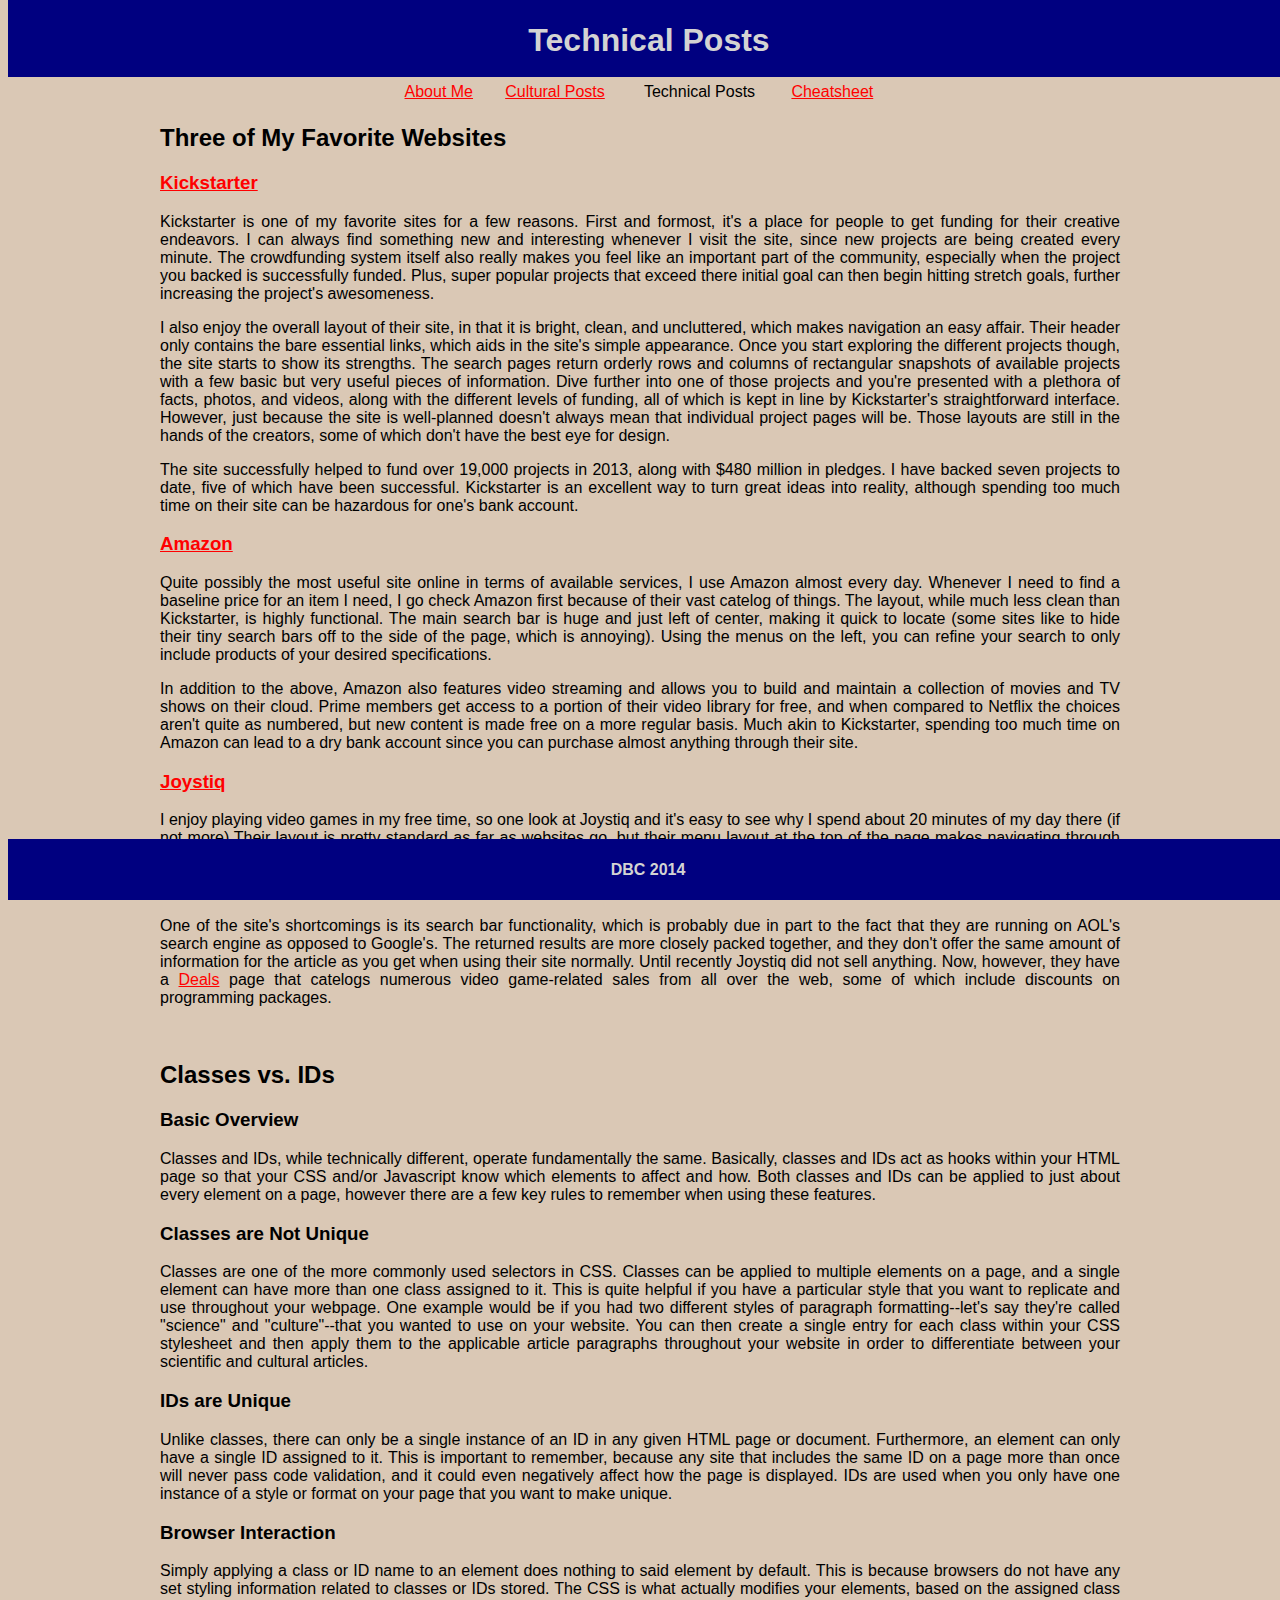
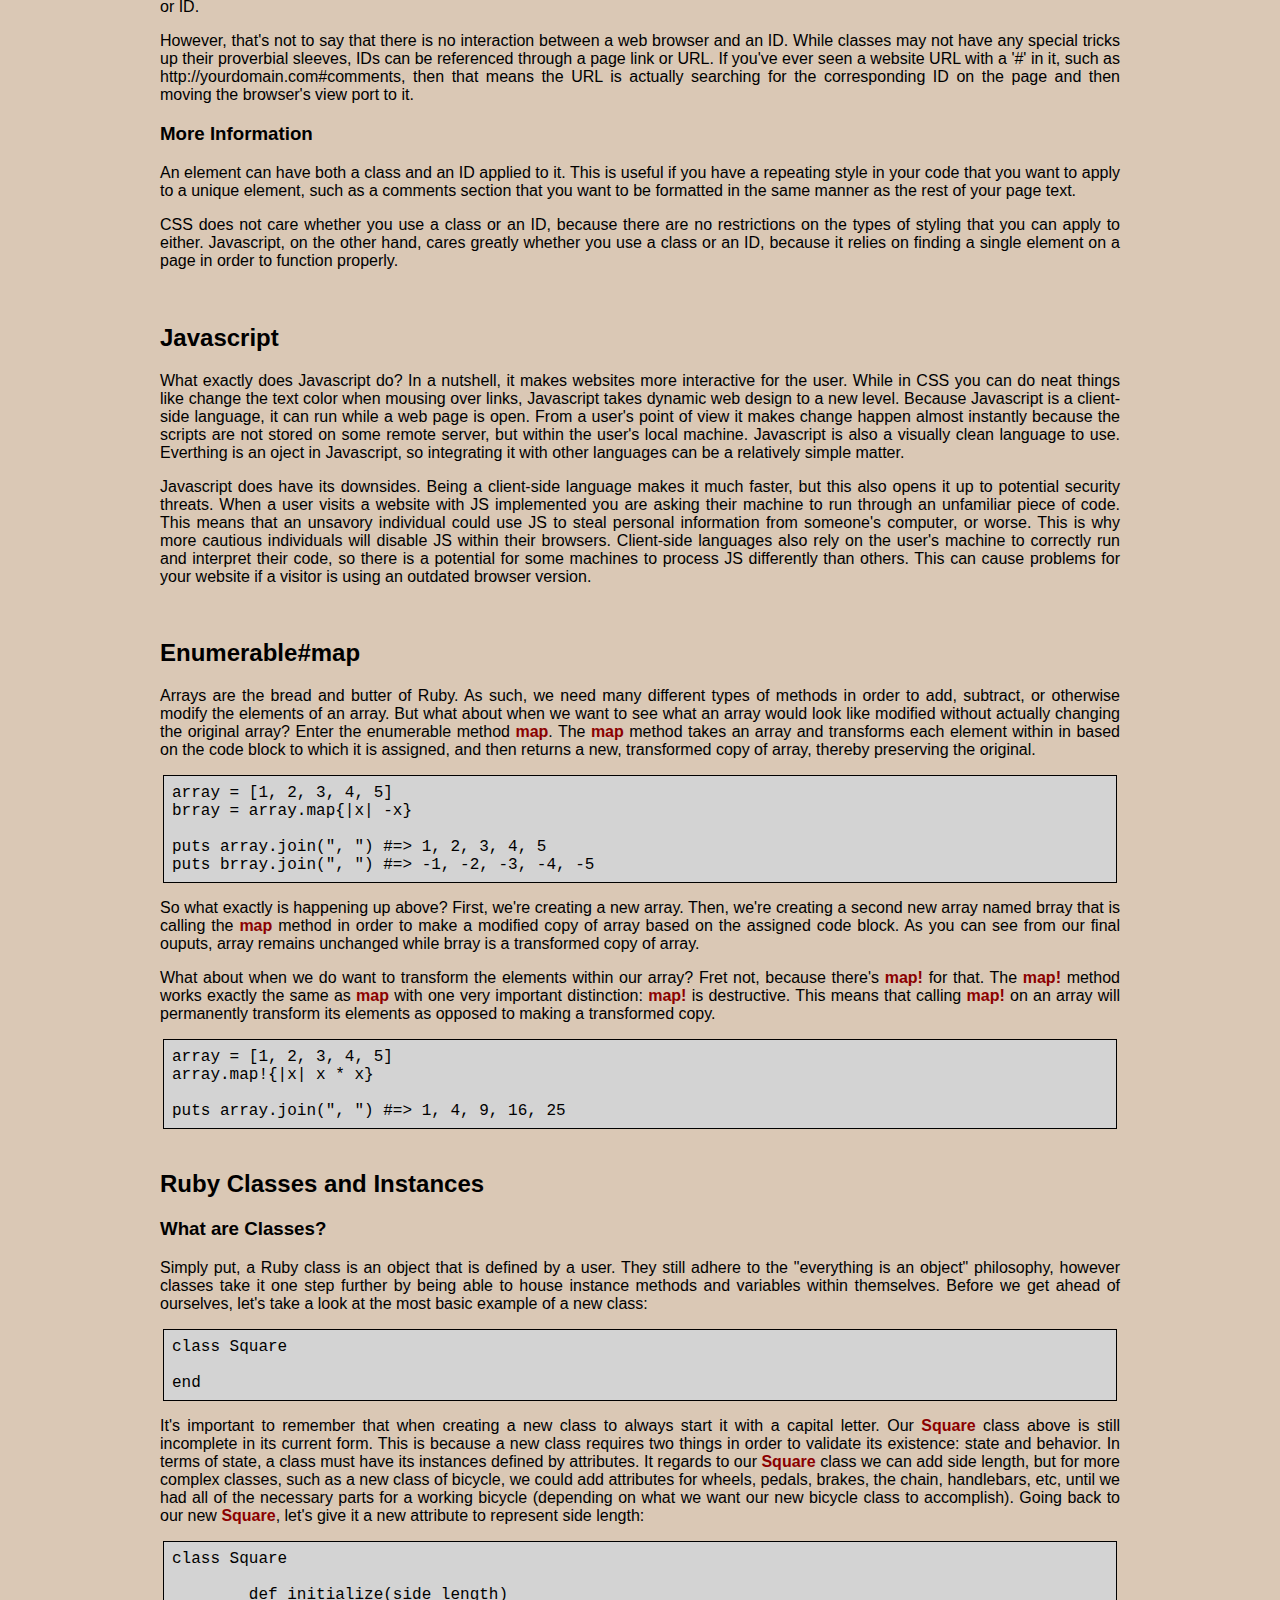
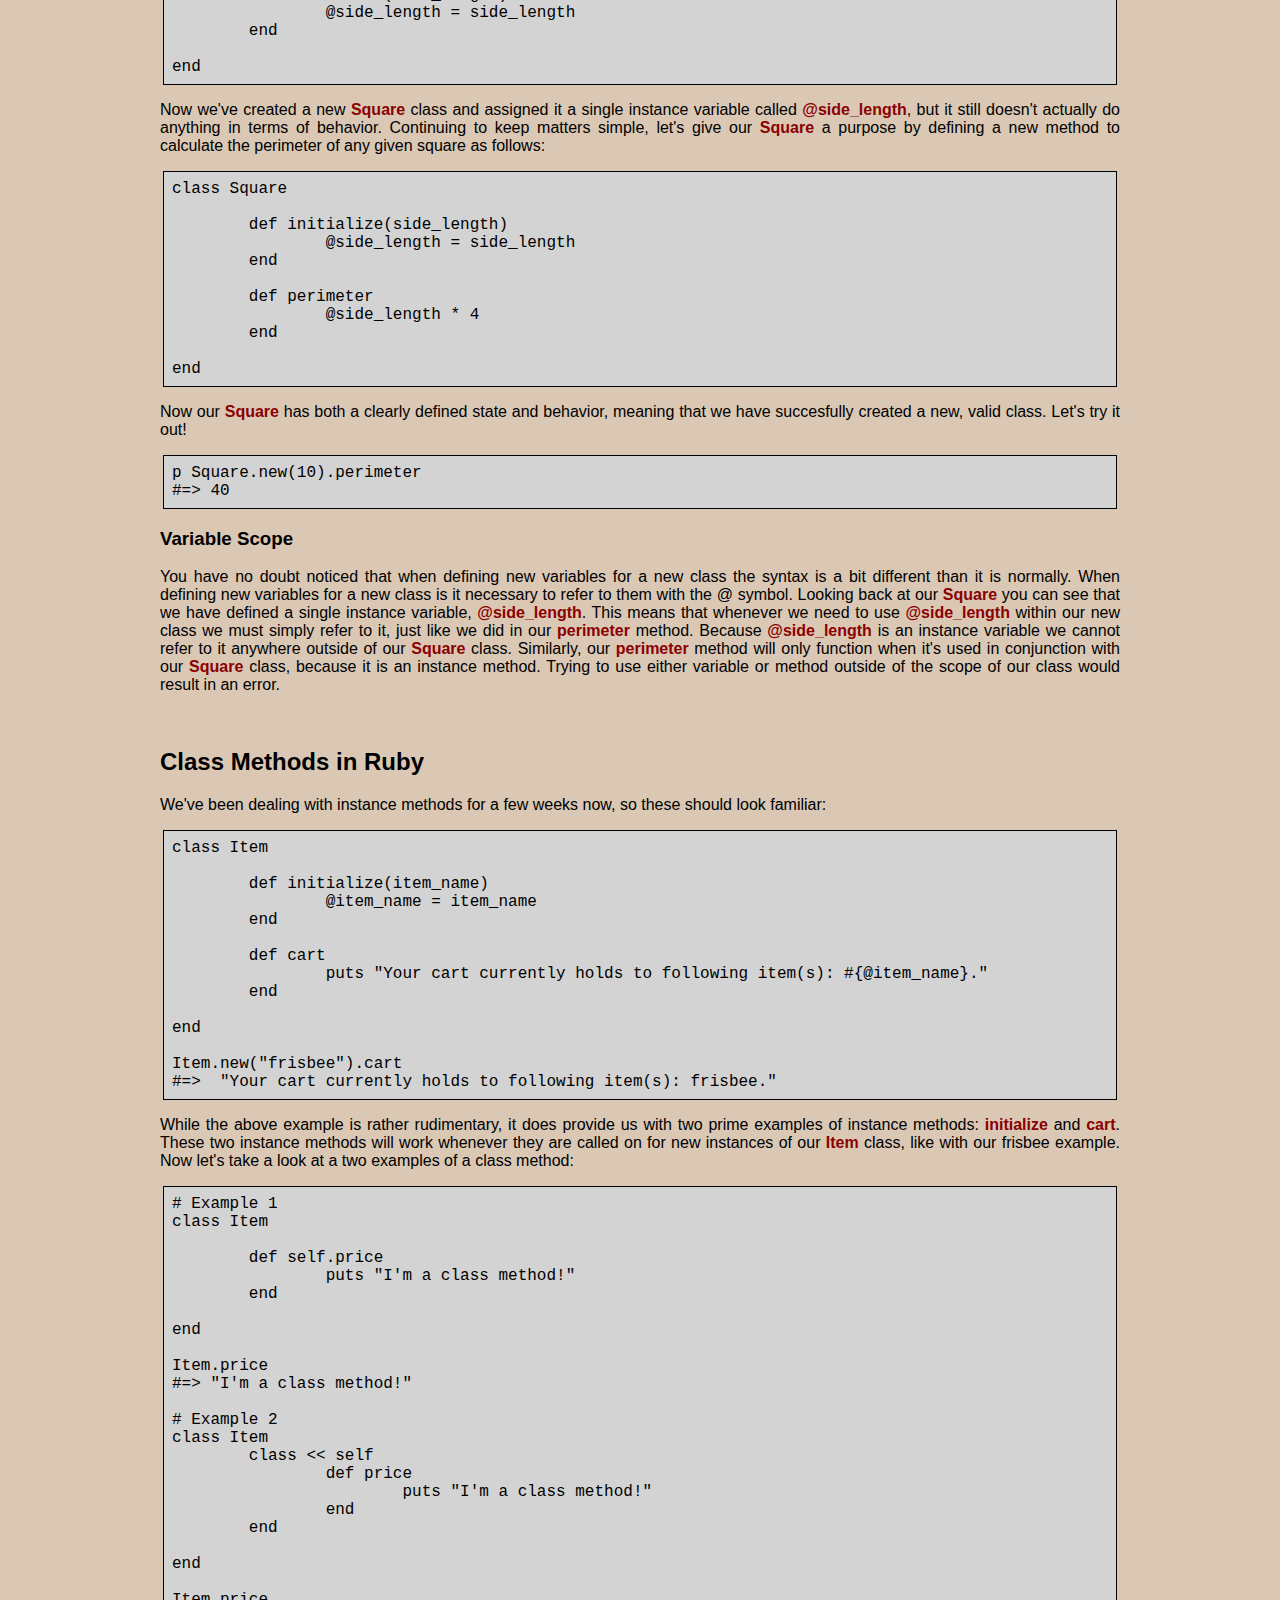
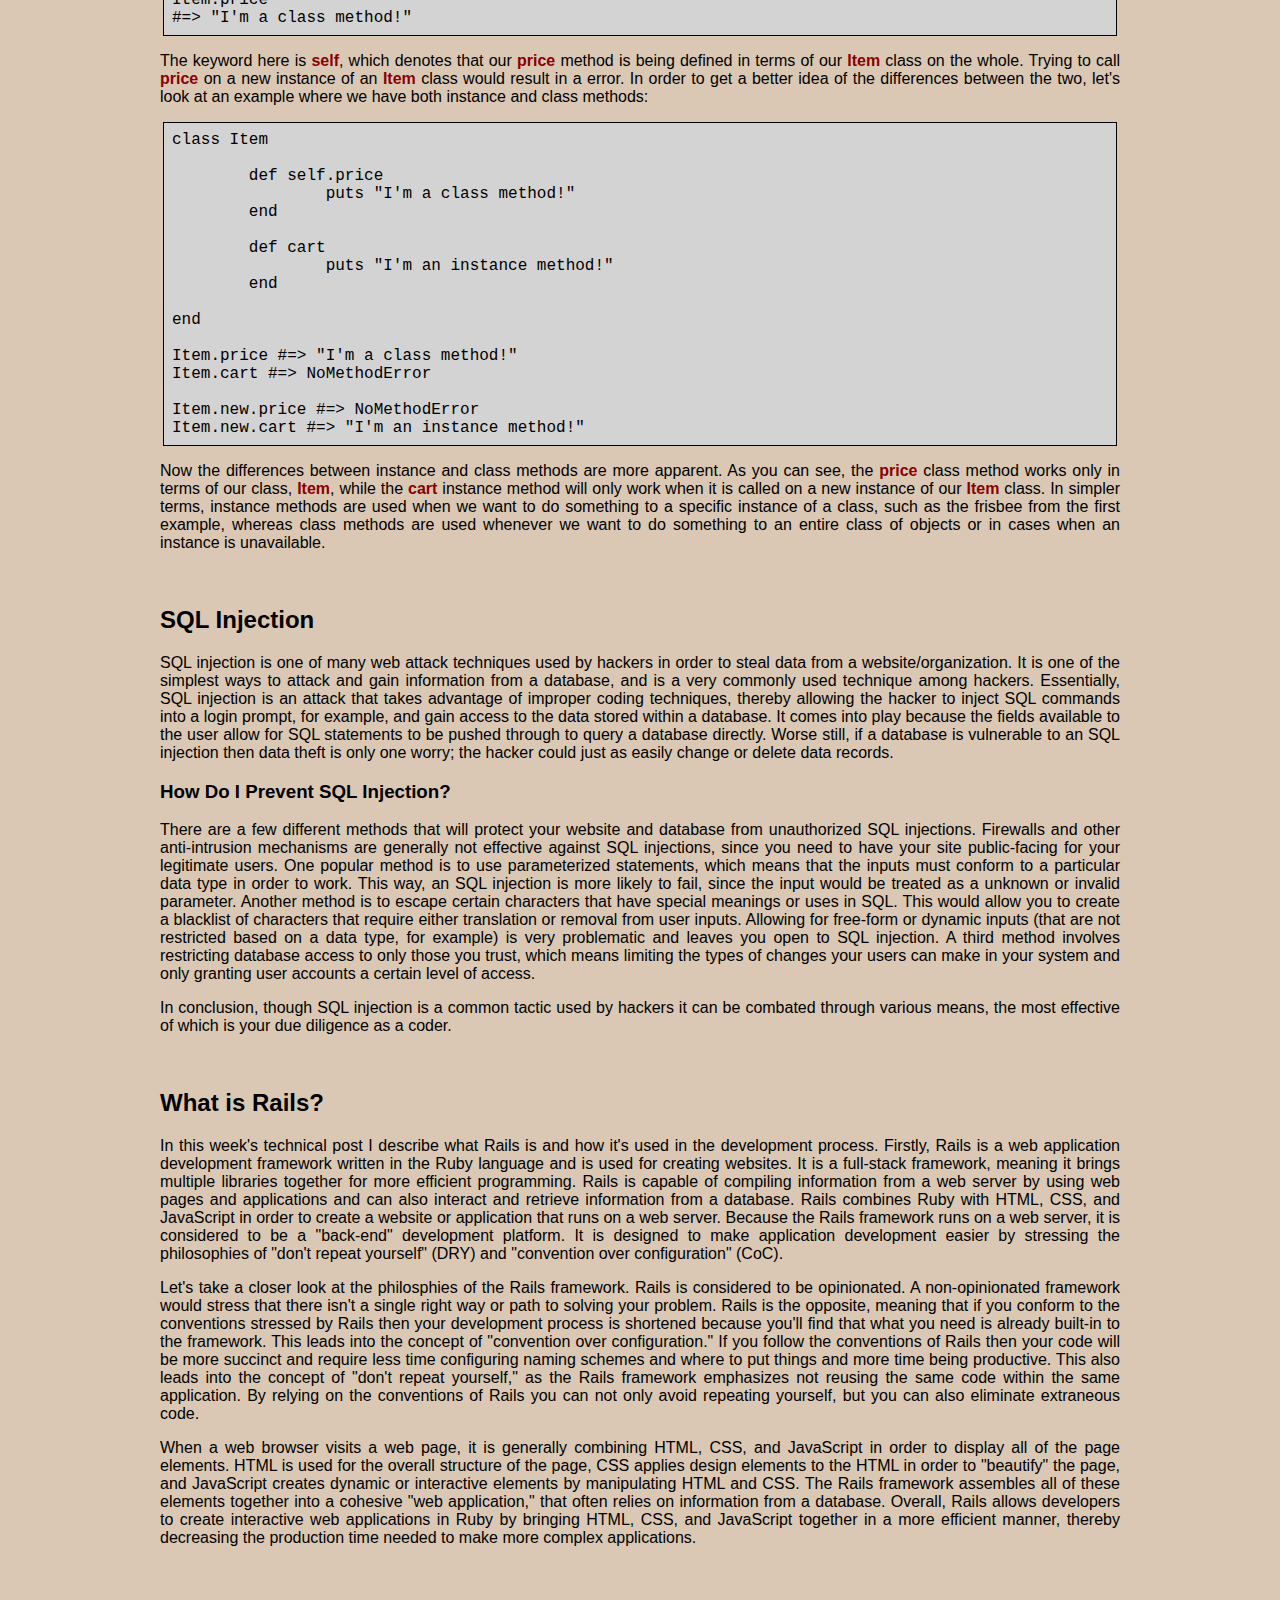
<file: blog_posts/week1_technical.html>
<!DOCTYPE html>
<html lang="en">
	<head>
	<link rel="stylesheet" type="text/css" href="blog.css">
		<meta charset="utf-8">
			<title>Technical Posts</title>
	</head>
	<body>
		<header>
		<h1>Technical Posts</h1>	
		</header>
		<nav>
			<table>
				<tr>
					<td><a href="about_me.html">About Me</a></td>
					<td><a href="week1_cultural.html">Cultural Posts</a></td>
					<td>Technical Posts</td>
					<td><a href="cheatsheet.html">Cheatsheet</a></td>
				</tr>
			</table>
		</nav>
		<article>
			<h2>Three of My Favorite Websites</h2>
						<h3><a href="https://www.kickstarter.com/">Kickstarter</a></h3>
							<p>Kickstarter is one of my favorite sites for a few reasons. First and formost, it's a place for people to get funding for their creative endeavors. I can always find something new and interesting whenever I visit the site, since new projects are being created every minute. The crowdfunding system itself also really makes you feel like an important part of the community, especially when the project you backed is successfully funded. Plus, super popular projects that exceed there initial goal can then begin hitting stretch goals, further increasing the project's awesomeness.</p>
							<p>I also enjoy the overall layout of their site, in that it is bright, clean, and uncluttered, which makes navigation an easy affair. Their header only contains the bare essential links, which aids in the site's simple appearance. Once you start exploring the different projects though, the site starts to show its strengths. The search pages return orderly rows and columns of rectangular snapshots of available projects with a few basic but very useful pieces of information. Dive further into one of those projects and you're presented with a plethora of facts, photos, and videos, along with the different levels of funding, all of which is kept in line by Kickstarter's straightforward interface. However, just because the site is well-planned doesn't always mean that individual project pages will be. Those layouts are still in the hands of the creators, some of which don't have the best eye for design.</p>
							<p>The site successfully helped to fund over 19,000 projects in 2013, along with $480 million in pledges. I have  backed seven projects to date, five of which have been successful. Kickstarter is an excellent way to turn great ideas into reality, although spending too much time on their site can be hazardous for one's bank account.</p>
						<h3><a href="http://www.amazon.com/">Amazon</a></h3>
							<p>Quite possibly the most useful site online in terms of available services, I use Amazon almost every day. Whenever I need to find a baseline price for an item I need, I go check Amazon first because of their vast catelog of things. The layout, while much less clean than Kickstarter, is highly functional. The main search bar is huge and just left of center, making it quick to locate (some sites like to hide their tiny search bars off to the side of the page, which is annoying). Using the menus on the left, you can refine your search to only include products of your desired specifications.</p>
							<p>In addition to the above, Amazon also features video streaming and allows you to build and maintain a collection of movies and TV shows on their cloud. Prime members get access to a portion of their video library for free, and when compared to Netflix the choices aren't quite as numbered, but new content is made free on a more regular basis. Much akin to Kickstarter, spending too much time on Amazon can lead to a dry bank account since you can purchase almost anything through their site.</p>
						<h3><a href="http://www.joystiq.com/">Joystiq</a></h3>
							<p>I enjoy playing video games in my free time, so one look at Joystiq and it's easy to see why I spend about 20 minutes of my day there (if not more).Their layout is pretty standard as far as websites go, but their menu layout at the top of the page makes navigating through their various sections a breeze. Another website that I would describe as bright due to its use of whitespace, however not nearly as uncluttered as Kickstarter since most, if not all, pages display external ads. The primary reason that I frequent Joystiq is because they have a very skilled writing staff.</p>
							<p>One of the site's shortcomings is its search bar functionality, which is probably due in part to the fact that they are running on AOL's search engine as opposed to Google's. The returned results are more closely packed together, and they don't offer the same amount of information for the article as you get when using their site normally. Until recently Joystiq did not sell anything. Now, however, they have a <a href="https://deals.joystiq.com/">Deals</a> page that catelogs numerous video game-related sales from all over the web, some of which include discounts on programming packages.</p>
						<br>
			<h2 id="tweek2">Classes vs. IDs</h2>
						<h3>Basic Overview</h3>
							<p>Classes and IDs, while technically different, operate fundamentally the same. Basically, classes and IDs act as hooks within your HTML page so that your CSS and/or Javascript know which elements to affect and how. Both classes and IDs can be applied to just about every element on a page, however there are a few key rules to remember when using these features.</p>
						<h3>Classes are Not Unique</h3>
							<p>Classes are one of the more commonly used selectors in CSS. Classes can be applied to multiple elements on a page, and a single element can have more than one class assigned to it. This is quite helpful if you have a particular style that you want to replicate and use throughout your webpage. One example would be if you had two different styles of paragraph formatting--let's say they're called "science" and "culture"--that you wanted to use on your website. You can then create a single entry for each class within your CSS stylesheet and then apply them to the applicable article paragraphs throughout your website in order to differentiate between your scientific and cultural articles.</p>
						<h3>IDs are Unique</h3>
							<p>Unlike classes, there can only be a single instance of an ID in any given HTML page or document. Furthermore, an element can only have a single ID assigned to it. This is important to remember, because any site that includes the same ID on a page more than once will never pass code validation, and it could even negatively affect how the page is displayed. IDs are used when you only have one instance of a style or format on your page that you want to make unique.</p>
						<h3>Browser Interaction</h3>
							<p>Simply applying a class or ID name to an element does nothing to said element by default. This is because browsers do not have any set styling information related to classes or IDs stored. The CSS is what actually modifies your elements, based on the assigned class or ID.</p>
							<p>However, that's not to say that there is no interaction between a web browser and an ID. While classes may not have any special tricks up their proverbial sleeves, IDs can be referenced through a page link or URL. If you've ever seen a website URL with a '#' in it, such as http://yourdomain.com#comments, then that means the URL is actually searching for the corresponding ID on the page and then moving the browser's view port to it.</p>
						<h3>More Information</h3>
							<p>An element can have both a class and an ID applied to it. This is useful if you have a repeating style in your code that you want to apply to a unique element, such as a comments section that you want to be formatted in the same manner as the rest of your page text.</p>
							<p>CSS does not care whether you use a class or an ID, because there are no restrictions on the types of styling that you can apply to either. Javascript, on the other hand, cares greatly whether you use a class or an ID, because it relies on finding a single element on a page in order to function properly.</p>
						<br>
			<h2 id="tweek3">Javascript</h2>
							<p>What exactly does Javascript do? In a nutshell, it makes websites more interactive for the user. While in CSS you can do neat things like change the text color when mousing over links, Javascript takes dynamic web design to a new level. Because Javascript is a client-side language, it can run while a web page is open. From a user's point of view it makes change happen almost instantly because the scripts are not stored on some remote server, but within the user's local machine. Javascript is also a visually clean language to use. Everthing is an oject in Javascript, so integrating it with other languages can be a relatively simple matter.
							</p>
							<p>Javascript does have its downsides. Being a client-side language makes it much faster, but this also opens it up to potential security threats. When a user visits a website with JS implemented you are asking their machine to run through an unfamiliar piece of code. This means that an unsavory individual could use JS to steal personal information from someone's computer, or worse. This is why more cautious individuals will disable JS within their browsers. Client-side languages also rely on the user's machine to correctly run and interpret their code, so there is a potential for some machines to process JS differently than others. This can cause problems for your website if a visitor is using an outdated browser version.</p>
						<br>
			<h2 id="tweek4">Enumerable#map</h2>
							<p>Arrays are the bread and butter of Ruby. As such, we need many different types of methods in order to add, subtract, or otherwise modify the elements of an array. But what about when we want to see what an array would look like modified without actually changing the original array? Enter the enumerable method <strong>map</strong>. The <strong>map</strong> method takes an array and transforms each element within in based on the code block to which it is assigned, and then returns a new, transformed copy of array, thereby preserving the original.</p>
								<p class="code">
								array = [1, 2, 3, 4, 5]
								<br>
								brray = array.map{|x| -x}
								<br>
								<br>
								puts array.join(", ")   #=>   1, 2, 3, 4, 5
								<br>
								puts brray.join(", ")   #=>   -1, -2, -3, -4, -5
								</p>
							<p>So what exactly is happening up above? First, we're creating a new array. Then, we're creating a second new array named brray that is calling the <strong>map</strong> method in order to make a modified copy of array based on the assigned code block. As you can see from our final ouputs, array remains unchanged while brray is a transformed copy of array.
							</p>
							<p>What about when we do want to transform the elements within our array? Fret not, because there's <strong>map!</strong> for that. The <strong>map!</strong> method works exactly the same as <strong>map</strong> with one very important distinction:  <strong>map!</strong> is destructive. This means that calling <strong>map!</strong> on an array will permanently transform its elements as opposed to making a transformed copy.
							</p>
								<p class="code">
								array = [1, 2, 3, 4, 5]
								<br>
								array.map!{|x| x * x}
								<br>
								<br>
								puts array.join(", ")   #=>   1, 4, 9, 16, 25	
								</p>
						<br>
			<h2 id="tweek5">Ruby Classes and Instances</h2>
						<h3>What are Classes?</h3>
							<p>Simply put, a Ruby class is an object that is defined by a user. They still adhere to the "everything is an object" philosophy, however classes take it one step further by being able to house instance methods and variables within themselves. Before we get ahead of ourselves, let's take a look at the most basic example of a new class:</p>
								<p class="code">
								class Square
								<br><br>
								end
								</p>
							<p>It's important to remember that when creating a new class to always start it with a capital letter. Our <strong>Square</strong> class above is still incomplete in its current form. This is because a new class requires two things in order to validate its existence:  state and behavior. In terms of state, a class must have its instances defined by attributes. It regards to our <strong>Square</strong> class we can add side length, but for more complex classes, such as a new class of bicycle, we could add attributes for wheels, pedals, brakes, the chain, handlebars, etc, until we had all of the necessary parts for a working bicycle (depending on what we want our new bicycle class to accomplish). Going back to our new <strong>Square</strong>, let's give it a new attribute to represent side length:</p>
<pre class="code">
class Square

	def initialize(side_length)
		@side_length = side_length
	end
	
end
</pre>
							<p>Now we've created a new <strong>Square</strong> class and assigned it a single instance variable called <strong>@side_length</strong>, but it still doesn't actually do anything in terms of behavior. Continuing to keep matters simple, let's give our <strong>Square</strong> a purpose by defining a new method to calculate the perimeter of any given square as follows:</p>
<pre class="code">
class Square

	def initialize(side_length)
		@side_length = side_length
	end
	
	def perimeter
		@side_length * 4
	end

end
</pre>
							<p>Now our <strong>Square</strong> has both a clearly defined state and behavior, meaning that we have succesfully created a new, valid class. Let's try it out!</p>
								<p class="code">
								p Square.new(10).perimeter
								<br>
								#=>   40 	
								</p>
						<h3>Variable Scope</h3>
							<p>You have no doubt noticed that when defining new variables for a new class the syntax is a bit different than it is normally. When defining new variables for a new class is it necessary to refer to them with the @ symbol. Looking back at our <strong>Square</strong> you can see that we have defined a single instance variable, <strong>@side_length</strong>. This means that whenever we need to use <strong>@side_length</strong> within our new class we must simply refer to it, just like we did in our <strong>perimeter</strong> method. Because <strong>@side_length</strong> is an instance variable we cannot refer to it anywhere outside of our <strong>Square</strong> class. Similarly, our <strong>perimeter</strong> method will only function when it's used in conjunction with our <strong>Square</strong> class, because it is an instance method. Trying to use either variable or method outside of the scope of our class would result in an error.</p>
						<br>
			<h2 id="tweek6">Class Methods in Ruby</h2>
							<p>We've been dealing with instance methods for a few weeks now, so these should look familiar:</p>
<pre class="code">
class Item
	
	def initialize(item_name)
		@item_name = item_name
	end

	def cart
		puts "Your cart currently holds to following item(s): #{@item_name}."
	end

end

Item.new("frisbee").cart
#=>  "Your cart currently holds to following item(s): frisbee."
</pre>
							<p>While the above example is rather rudimentary, it does provide us with two prime examples of instance methods: <strong>initialize</strong> and <strong>cart</strong>. These two instance methods will work whenever they are called on for new instances of our <strong>Item</strong> class, like with our frisbee example. Now let's take a look at a two examples of a class method:</p>
<pre class="code">
# Example 1
class Item

	def self.price
		puts "I'm a class method!"
	end

end

Item.price
#=> "I'm a class method!"

# Example 2
class Item
	class << self
		def price
			puts "I'm a class method!"
		end
	end

end

Item.price
#=> "I'm a class method!"
</pre>
							<p>The keyword here is <strong>self</strong>, which denotes that our <strong>price</strong> method is being defined in terms of our <strong>Item</strong> class on the whole. Trying to call <strong>price</strong> on a new instance of an <strong>Item</strong> class would result in a error. In order to get a better idea of the differences between the two, let's look at an example where we have both instance and class methods:</p>
<pre class="code">
class Item

	def self.price
		puts "I'm a class method!"
	end

	def cart
		puts "I'm an instance method!"
	end

end

Item.price #=> "I'm a class method!"
Item.cart #=> NoMethodError

Item.new.price #=> NoMethodError
Item.new.cart #=> "I'm an instance method!"
</pre>
							<p>Now the differences between instance and class methods are more apparent. As you can see, the <strong>price</strong> class method works only in terms of our class, <strong>Item</strong>, while the <strong>cart</strong> instance method will only work when it is called on a new instance of our <strong>Item</strong> class. In simpler terms, instance methods are used when we want to do something to a specific instance of a class, such as the frisbee from the first example, whereas class methods are used whenever we want to do something to an entire class of objects or in cases when an instance is unavailable.</p>
							<br>
			<h2 id="tweek7">SQL Injection</h2>
							<p>SQL injection is one of many web attack techniques used by hackers in order to steal data from a website/organization. It is one of the simplest ways to attack and gain information from a database, and is a very commonly used technique among hackers. Essentially, SQL injection is an attack that takes advantage of improper coding techniques, thereby allowing the hacker to inject SQL commands into a login prompt, for example, and gain access to the data stored within a database. It comes into play because the fields available to the user allow for SQL statements to be pushed through to query a database directly. Worse still, if a database is vulnerable to an SQL injection then data theft is only one worry; the hacker could just as easily change or delete data records.</p>
						<h3>How Do I Prevent SQL Injection?</h3>
							<p>There are a few different methods that will protect your website and database from unauthorized SQL injections. Firewalls and other anti-intrusion mechanisms are generally not effective against SQL injections, since you need to have your site public-facing for your legitimate users. One popular method is to use parameterized statements, which means that the inputs must conform to a particular data type in order to work. This way, an SQL injection is more likely to fail, since the input would be treated as a unknown or invalid parameter. Another method is to escape certain characters that have special meanings or uses in SQL. This would allow you to create a blacklist of characters that require either translation or removal from user inputs. Allowing for free-form or dynamic inputs (that are not restricted based on a data type, for example) is very problematic and leaves you open to SQL injection. A third method involves restricting database access to only those you trust, which means limiting the types of changes your users can make in your system and only granting user accounts a certain level of access.</p>
							<p>In conclusion, though SQL injection is a common tactic used by hackers it can be combated through various means, the most effective of which is your due diligence as a coder.</p>
							<br>
			<h2 id="tweek8">What is Rails?</h2>
							<p>In this week's technical post I describe what Rails is and how it's used in the development process. Firstly, Rails is a web application development framework written in the Ruby language and is used for creating websites. It is a full-stack framework, meaning it brings multiple libraries together for more efficient programming. Rails is capable of compiling information from a web server by using web pages and applications and can also interact and retrieve information from a database. Rails combines Ruby with HTML, CSS, and JavaScript in order to create a website or application that runs on a web server. Because the Rails framework runs on a web server, it is considered to be a "back-end" development platform. It is designed to make application development easier by stressing the philosophies of "don't repeat yourself" (DRY) and "convention over configuration" (CoC).</p>
							<p>Let's take a closer look at the philosphies of the Rails framework. Rails is considered to be opinionated. A non-opinionated framework would stress that there isn't a single right way or path to solving your problem. Rails is the opposite, meaning that if you conform to the conventions stressed by Rails then your development process is shortened because you'll find that what you need is already built-in to the framework. This leads into the concept of "convention over configuration." If you follow the conventions of Rails then your code will be more succinct and require less time configuring naming schemes and where to put things and more time being productive. This also leads into the concept of "don't repeat yourself," as the Rails framework emphasizes not reusing the same code within the same application. By relying on the conventions of Rails you can not only avoid repeating yourself, but you can also eliminate extraneous code.</p>
							<p>When a web browser visits a web page, it is generally combining HTML, CSS, and JavaScript in order to display all of the page elements. HTML is used for the overall structure of the page, CSS applies design elements to the HTML in order to "beautify" the page, and JavaScript creates dynamic or interactive elements by manipulating HTML and CSS. The Rails framework assembles all of these elements together into a cohesive "web application," that often relies on information from a database. Overall, Rails allows developers to create interactive web applications in Ruby by bringing HTML, CSS, and JavaScript together in a more efficient manner, thereby decreasing the production time needed to make more complex applications.</p>
		</article>
	</body>
		<footer>
			<h4>DBC 2014</h4>
		</footer>
</html>
</file>
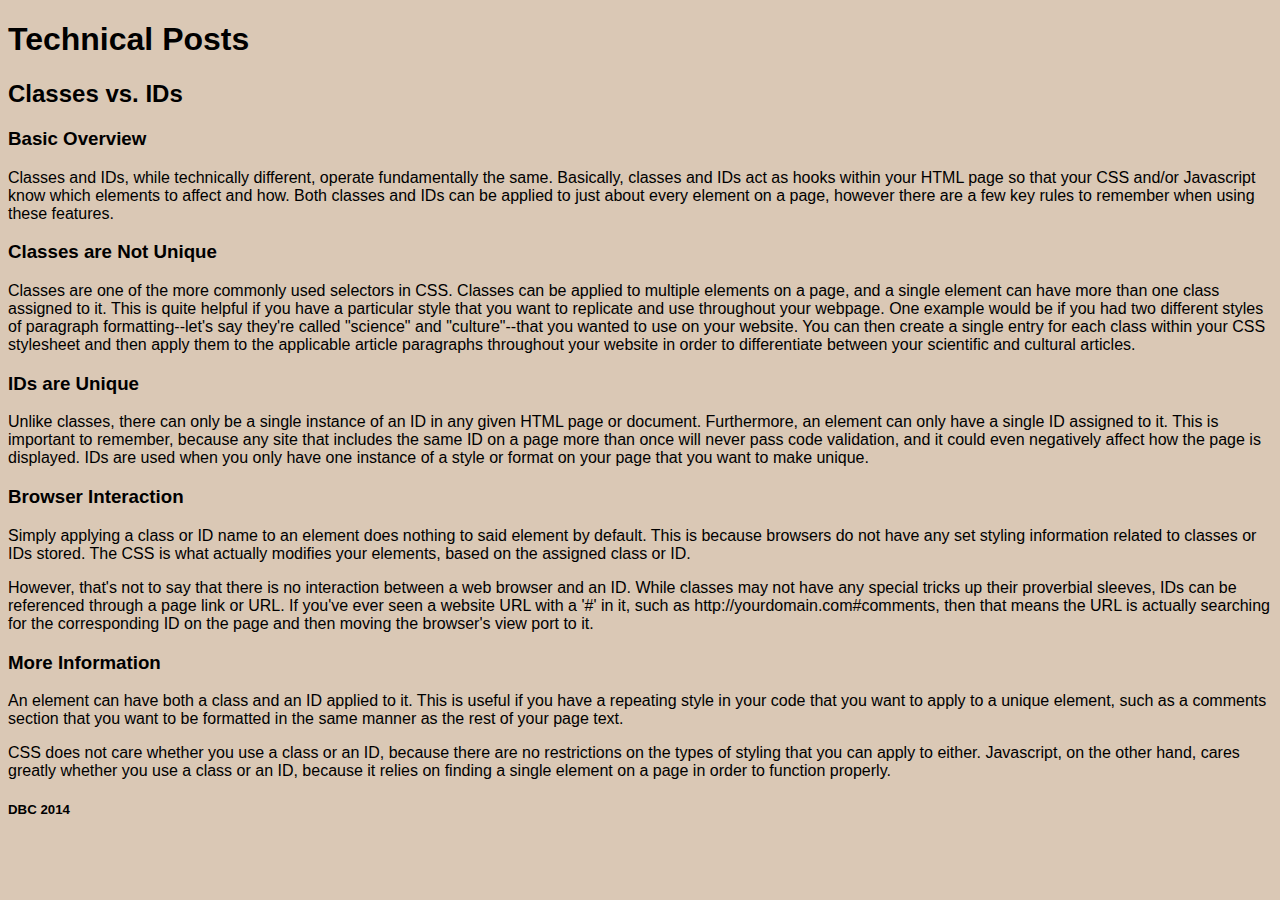
<file: blog_posts/week2_technical.html>
<!DOCTYPE html>
<html lang="en">
	<head>
		<link rel="stylesheet" type="text/css" href="blog.css">
		<meta charset="utf-8">
		<title>Technical Blog</title>
	</head>
		<body>
			<div class="wrapper">
				<div class="header">
					<h1>Technical Posts</h1>
				</div>
				<div class="content">
					<h2>Classes vs. IDs</h2>
						<h3>Basic Overview</h3>
							<p>Classes and IDs, while technically different, operate fundamentally the same. Basically, classes and IDs act as hooks within your HTML page so that your CSS and/or Javascript know which elements to affect and how. Both classes and IDs can be applied to just about every element on a page, however there are a few key rules to remember when using these features.</p>
						<h3>Classes are Not Unique</h3>
							<p>Classes are one of the more commonly used selectors in CSS. Classes can be applied to multiple elements on a page, and a single element can have more than one class assigned to it. This is quite helpful if you have a particular style that you want to replicate and use throughout your webpage. One example would be if you had two different styles of paragraph formatting--let's say they're called "science" and "culture"--that you wanted to use on your website. You can then create a single entry for each class within your CSS stylesheet and then apply them to the applicable article paragraphs throughout your website in order to differentiate between your scientific and cultural articles.</p>
						<h3>IDs are Unique</h3>
							<p>Unlike classes, there can only be a single instance of an ID in any given HTML page or document. Furthermore, an element can only have a single ID assigned to it. This is important to remember, because any site that includes the same ID on a page more than once will never pass code validation, and it could even negatively affect how the page is displayed. IDs are used when you only have one instance of a style or format on your page that you want to make unique.</p>
						<h3>Browser Interaction</h3>
							<p>Simply applying a class or ID name to an element does nothing to said element by default. This is because browsers do not have any set styling information related to classes or IDs stored. The CSS is what actually modifies your elements, based on the assigned class or ID.</p>
							<p>However, that's not to say that there is no interaction between a web browser and an ID. While classes may not have any special tricks up their proverbial sleeves, IDs can be referenced through a page link or URL. If you've ever seen a website URL with a '#' in it, such as http://yourdomain.com#comments, then that means the URL is actually searching for the corresponding ID on the page and then moving the browser's view port to it.</p>
						<h3>More Information</h3>
							<p>An element can have both a class and an ID applied to it. This is useful if you have a repeating style in your code that you want to apply to a unique element, such as a comments section that you want to be formatted in the same manner as the rest of your page text.</p>
							<p>CSS does not care whether you use a class or an ID, because there are no restrictions on the types of styling that you can apply to either. Javascript, on the other hand, cares greatly whether you use a class or an ID, because it relies on finding a single element on a page in order to function properly.</p>
				</div>
			<div class="footer">
				<h5>DBC 2014</h5>
			</div>
			</div>
		</body>
</html>
</file>
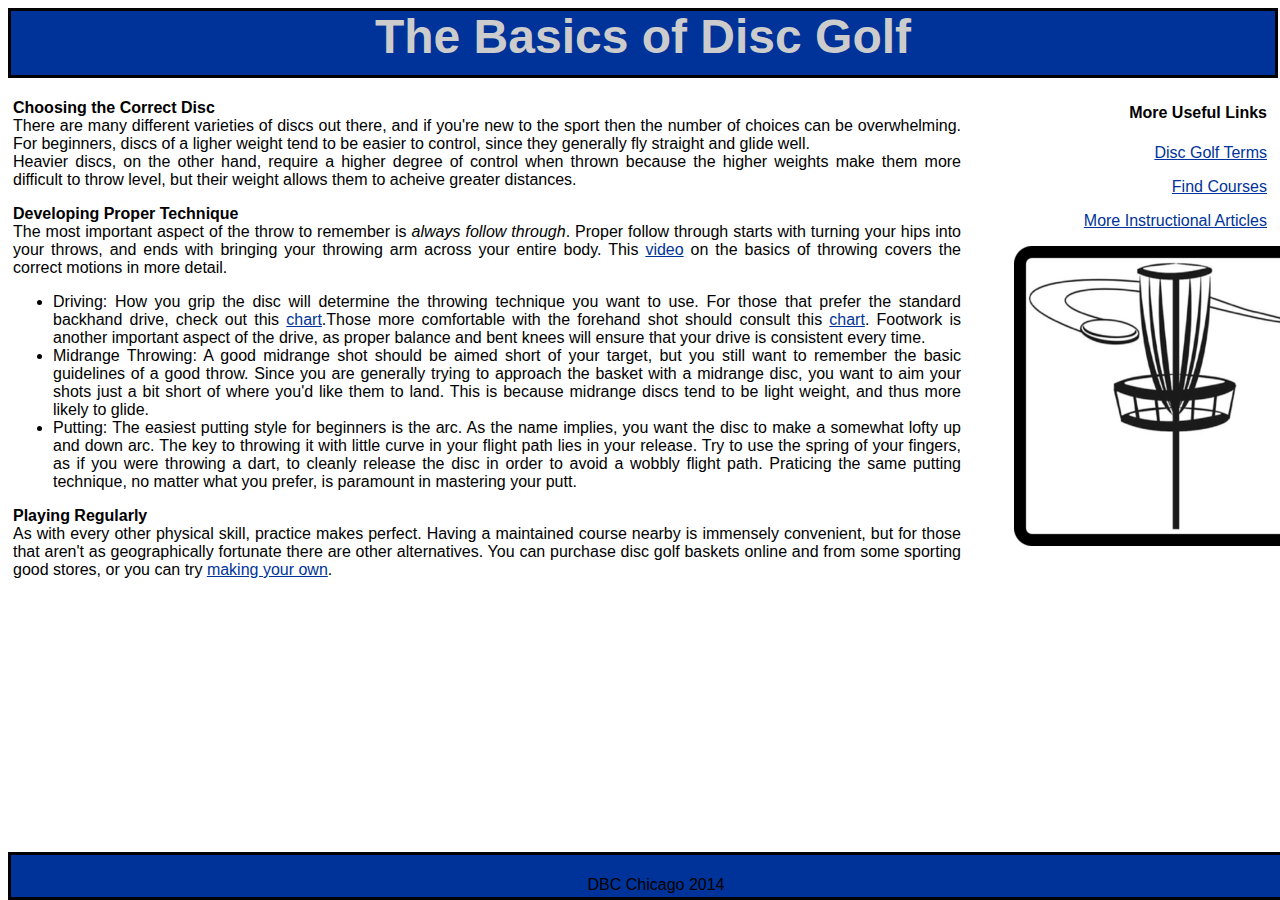
<file: unit1_projects/dbc2.html>
<!DOCTYPE html>
<html lang="en">
	<head>
		<link rel="stylesheet" type="text/css" href="stylesheets/dbc2.css">
		<meta charset="utf-8">
		<title>The Basics of Disc Golf</title>
		<div id="header">
			<h1 id="pagetitle">The Basics of Disc Golf</h1>
		</div>
	</head>
		<body>
			<div id="container">
			<p><strong>Choosing the Correct Disc</strong><br/>There are many different varieties of discs out there, and if you're new to the sport then the number of choices can be overwhelming. For beginners, discs of a ligher weight tend to be easier to control, since they generally fly straight and glide well.<br/>Heavier discs, on the other hand, require a higher degree of control when thrown because the higher weights make them more difficult to throw level, but their weight allows them to acheive greater distances.</p>
			<p><strong>Developing Proper Technique</strong><br/>The most important aspect of the throw to remember is <em>always follow through</em>. Proper follow through starts with turning your hips into your throws, and ends with bringing your throwing arm across your entire body. This <a href="https://www.youtube.com/watch?v=Sgn6Os4YSW0">video</a> on the basics of throwing covers the correct motions in more detail.
				<ul>
					<li>Driving:  How you grip the disc will determine the throwing technique you want to use. For those that prefer the standard backhand drive, check out this <a href="http://www.innovadiscs.com/media/PDF/backhand-drive-chart.pdf">chart</a>.Those more comfortable with the forehand shot should consult this <a href="http://www.innovadiscs.com/media/PDF/forehand-drive-chart.pdf">chart</a>. Footwork is another important aspect of the drive, as proper balance and bent knees will ensure that your drive is consistent every time.</li>
					<li>Midrange Throwing:  A good midrange shot should be aimed short of your target, but you still want to remember the basic guidelines of a good throw. Since you are generally trying to approach the basket with a midrange disc, you want to aim your shots just a bit short of where you'd like them to land. This is because midrange discs tend to be light weight, and thus more likely to glide.</li>
					<li>Putting:  The easiest putting style for beginners is the arc. As the name implies, you want the disc to make a somewhat lofty up and down arc. The key to throwing it with little curve in your flight path lies in your release. Try to use the spring of your fingers, as if you were throwing a dart, to cleanly release the disc in order to avoid a wobbly flight path. Praticing the same putting technique, no matter what you prefer, is paramount in mastering your putt.</li>
				</ul>
			</p>
			<p><strong>Playing Regularly</strong><br>As with every other physical skill, practice makes perfect. Having a maintained course nearby is immensely convenient, but for those that aren't as geographically fortunate there are other alternatives. You can purchase disc golf baskets online and from some sporting good stores, or you can try <a href="https://www.google.com/webhp?sourceid=chrome-instant&ion=1&espv=2&ie=UTF-8#q=make%20your%20own%20disc%20golf%20basket">making your own</a>.</p>
			</div>
		<div id="sidebar">
			<h4>More Useful Links</h4>
			<p><a href="http://www.innovadiscs.com/home/disc-golf-faq/glossary-of-terms.html">Disc Golf Terms</a></p>
			<p><a href="http://www.dgcoursereview.com/">Find Courses</a></p>
			<p><a href="http://www.discgolfreview.com/resources/articles.shtml">More Instructional Articles</a></p>
			<img src="images/disc-golf-basket.png">
		</div>
		</body>
	<footer>
		<p id="ftext">DBC Chicago 2014</p>
	</footer>
</html>
</file>
<file: blog_posts/blog.css>
header {
	text-align: center;
	background-color: navy;
	color: lightgrey;
	width: 100%;
	top: 0;
	position: fixed;
	height: 75px;
	padding: 1px;
}
nav {
	float: center;
	text-align: center;
	margin-top: 80px;
}
table {
	width: 500px;
	text-align: center;
	margin: auto;
}
body {
	font-family: "Lucida Sans Unicode", "Lucida Grande", sans-serif;
	background-color: #DAC8B5;
}
article {
	max-width: 960px;
	float: center;
	text-align: justify;
	margin: auto;
	margin-bottom: 95px;
}
footer {
	text-align: center;
	background-color: navy;
	color: lightgrey;
	width: 100%;
	position: fixed;
	bottom: 0; 
}
strong {
	color: darkred;
}
.code {
	margin: 3px;
	padding: 8px;
	background-color: lightgrey;
	border-width: 1px;
	border-style: solid;
	border-color: black;
	font-family: courier;
	overflow: auto;
}
a:link {
	color: red;
	text-decoration: underline;
}
a:visited {
	color: #000F1F;
}
a:hover {
	color: gold;
}
</file>
<file: unit1_projects/class1/completed/stylesheets/styles.css>
/* General Styles */
body {
  background-color: rgb(241, 241, 241);
  font-family: 'Lato', Arial, sans-serif;
  font-size: 16px;
  font-weight: 300;
  line-height: 1.2em;
  margin: 0px auto;
  min-width: 960px;
  width: 100%;
}

p {
  margin: 1em;
}

a {
  color: #1D766F;
  text-decoration: none;
}
a:hover {
  color: #BC2F36;
}

h1 {
  font-family: 'Audiowide', cursive;
  font-size: 2.2em;
  float: left;
  line-height: 75px;
}

h2 {
  background-color: rgb(60, 60, 60);
  color: #FFF;
  font-family: 'Quicksand', sans-serif;
  font-size: 2.4em;
  font-weight: 400;
  line-height: 80px;
  margin: 0 0 0.5em 0;
  text-align: center;
}

h3 {
  font-family: 'Quicksand', sans-serif;
  font-size: 1.4em;
  font-weight: 700;
  margin: 0 0 0.3em 0;
  text-align: center;
}

h4 {
  color: rgb(120, 120, 120);
  font-size: 1em;
  text-align: center;
}


/* Navigation */
nav li {
  float: left;
}
nav li a {
  color: #fff;
  margin: 0 10px;
  padding: 5px 10px;
  text-decoration: none;
}
nav li a:hover {
  color: #FB000D;
}

.jump {
  color: #565656;
  font-family: 'EntypoRegular';
  font-size: 70px;
  line-height: 80px;
  position: absolute;
  text-decoration: none;
  top: 0;
}
.jump.up {
  left: 15px;
}
.jump.down {
  right: 15px;
}
.jump:hover {
  color: #BC2F36;
}


/* Header */
header {
  background-color: #009D92;
  padding: 10px;
}
header h1 {
  color: #FFEECC;
  background: url('../images/icons/it.png') no-repeat 0 50%;
  padding-left: 40px;
}
header nav {
  float: right;
  font-size: 1.2em;
  margin-left: 20px;
}
header nav li {
  line-height: 75px;
}
header nav a:hover {
  background-color: #fff;
}

header:after {
  /* clearfix hack */
  content: "";
  display: table;
  clear: both;
}


/* Main */
#main section {
  margin-bottom: 1em;
  position: relative;
}
#main div.wrapper{
    width: 100%;
    max-width:1400px;
    margin: 0 auto;
}


#main section:after {
  /* clearfix hack */
  content: "";
  display: table;
  clear: both;
}


/* Famous Women */
#famous article.woman {
  background-color: white;
  float: left;
  min-height: 250px;
  margin: 1%;
  padding: 2%;
  width: 27.33%;
}

#famous article.break {
  clear: both;
}

#famous article img {
  display: block;
  margin: 1em auto;
  width: 100%;
}


/* Organizations */
#organizations {
  clear: both;
  height: 500px;
}

#organizations ul {
  margin: 50px;
  position: relative;
}
#organizations ul li {
  font-size: 1.2em;
  line-height: 1.3em;
  margin-bottom: 1em;
  padding-left: 5px;
  max-width: 50%;
}
#organizations ul li:before {
  color: #FB000D;
  content: '6';
  font-family: 'EntypoRegular';
  font-size: 40px;
  padding-right: 10px;
}

#organizations img {
  position: absolute;
  right: 20px;
  top: 0;
  display: none;
  max-width: 40%;
}
#organizations li:hover img {
  display: block;
}


/* Fun Facts */
#facts ul {
  margin: 50px;
}
#facts ul li {
  font-size: 1.2em;
  line-height: 1.3em;
  margin-bottom: 1em;
  padding-left: 5px;
}
#facts ul li:before {
  color: #FFA700;
  content: '7';
  font-family: 'EntypoRegular';
  font-size: 30px;
  padding-right: 10px;
}
#facts ul li:hover:before {
  color: #FF6F00;
}


/* Footer */
footer {
  background-color: #00665F;
}

footer .nav {
  float: left;
  font-size: 1.1em;
  margin: 10px;
}

footer nav a:hover {
  color: #FFEECC;
}

footer:after {
  /* clearfix hack */
  content: "";
  display: table;
  clear: both;
}


/* Fonts */
@font-face {
  font-family: 'EntypoRegular';
  src: url('font/Entypo-webfont.eot');
  src: url('font/Entypo-webfont.eot?#iefix') format('embedded-opentype'),
       url('font/Entypo-webfont.woff') format('woff'),
       url('font/Entypo-webfont.ttf') format('truetype'),
       url('font/Entypo-webfont.svg#EntypoRegular') format('svg');
  font-weight: normal;
  font-style: normal;
}
</file>
<file: unit1_projects/class1/practice/stylesheets/styles.css>
/** Tablet view **/
@media screen and (max-width: 960px){
  h1 {
    font-size: 1.1em;
    line-height: 40px;
  }
  header nav li{
    line-height: 40px;
  }
}
/** Mobile view **/
@media screen and (max-width: 480px){
  #famous div.woman {
    float: none;
    margin: 5px auto;
    padding: 2%;
    width: 80%
  }
}
/* General Styles */
body {
  background-color: rgb(241, 241, 241);
  font-size: 16px;
  font-weight: 300;
  line-height: 1.2em;
  margin: 0px auto;
  min-width: 960px;
  width: 100%;
}
@font-face {
    font-family: 'EntypoRegular';
    src: url('font/Entypo-webfont.eot');
    src: url('font/Entypo-webfont.eot?#iefix') format('embedded-opentype'),
         url('font/Entypo-webfont.woff') format('woff'),
         url('font/Entypo-webfont.ttf') format('truetype'),
         url('font/Entypo-webfont.svg#EntypoRegular') format('svg');
    font-weight: normal;
    font-style: normal;
  }
p {
  margin: 1em;
  font-family: 'EntypoRegular';
}
a {
  color: #1D766F;
  text-decoration: none;
}
a:hover {
  color: orange;
}

h1 {
  font-size: 2.2em;
  float: left;
  line-height: 75px;
}

h2 {
  background-color: rgb(60, 60, 60);
  color: #FFF;
  font-size: 2.4em;
  font-weight: 400;
  line-height: 80px;
  margin: 0 0 0.5em 0;
  text-align: center;
}

h3 {
  font-size: 1.4em;
  font-weight: 700;
  margin: 0 0 0.3em 0;
  text-align: center;
}

h4 {
  color: rgb(120, 120, 120);
  font-size: 1em;
  text-align: center;
}

/* Navigation */
.nav li {
  float: left;
}
.nav li a {
  color: #fff;
  margin: 0 10px;
  padding: 5px 10px;
  text-decoration: none;
}

.jump {
  color: #565656;
  font-size: 70px;
  line-height: 80px;
  position: absolute;
  text-decoration: none;
  top: 0;
}
.jump.up {
  left: 15px;
}
.jump.down {
  right: 15px;
}


/* Header */
#header {
  background-color: #009D92;
  padding: 10px;
}
#header h1 {
  color: #FFEECC;
  background: url('../images/icons/it.png') no-repeat 0 50%;
  padding-left: 40px;
}
#header .nav {
  float: right;
  font-size: 1.2em;
  margin-left: 20px;
}
#header .nav li {
  line-height: 75px;
}

#header:after {
  /* clearfix hack */
  content: "";
  display: table;
  clear: both;
}


/* Main */
#main div {
  margin-bottom: 1em;
  position: relative;
}
#main div.wrapper{
    width: 100%;
    max-width:1400px;
    margin: 0 auto;
}

#main section:after {
  /* clearfix hack */
  content: "";
  display: table;
  clear: both;
}


/* Famous Women */
#famous div.woman {
  background-color: white;
  float: left;
  min-height: 250px;
  margin: 1%;
  padding: 2%;
  width: 27.33%;
}

#famous div.break {
  clear: both;
}

#famous div img {
  display: block;
  margin: 1em auto;
  width: 100%;
}


/* Organizations */
#organizations {
  clear: both;
}

#organizations ul {
  margin: 50px;
  position: relative;
}
#organizations ul li {
  font-size: 1.2em;
  line-height: 1.3em;
  margin-bottom: 1em;
  padding-left: 5px;
  max-width: 50%;
}
#organizations img {
  position: absolute;
  right: 20px;
  top: 0;
  display: none;
  max-width: 40%;
}
#organizations li:hover img {
  display: block;
}

/* Fun Facts */
#facts ul {
  margin: 50px;
}
#facts ul li {
  font-size: 1.2em;
  line-height: 1.3em;
  margin-bottom: 1em;
  padding-left: 5px;
}



/* Footer */
footer {
  background-color: #00665F;
}

footer .nav {
  float: left;
  font-size: 1.1em;
  margin: 10px;
}

footer:after {
  /* clearfix hack */
  content: "";
  display: table;
  clear: both;
}
</file>
<file: unit1_projects/stylesheets/dbc2.css>
#header {
	width: 100%;
	margin: auto;
	background-color: #003399;
	text-align: center;
	height: 4em;
	top: 0;
	border: 3px solid;
	border-color: #000000;

}
#pagetitle {
	color: #CCCCCC;
	font-family: "Lucida Sans Unicode", "Lucida Grande", sans-serif;
	font-size: 3em;
	margin-top: -.05em;

}
body {
	font-family: "Lucida Sans Unicode", "Lucida Grande", sans-serif;
	text-align: justify;
}
#container {
	float: left;
	width: 75%;
	padding: 5px;
}
#sidebar {
	font-family: "Lucida Sans Unicode", "Lucida Grande", sans-serif;
	float: right;
	width: 20%;
	text-align: right;
	padding: 5px;
}
footer {
	width: 100%;
	height: 2em;
	background-color: #003399;
	text-align: center;
	bottom: 0;
	position: absolute;
	padding: 5px;
	font-family: "Lucida Sans Unicode", "Lucida Grande", sans-serif;
	border: 3px solid;
	border-color: #000000;
}
a:link {
    color: #003399;
}
a:hover {
    color: #E60000;
}
</file>
